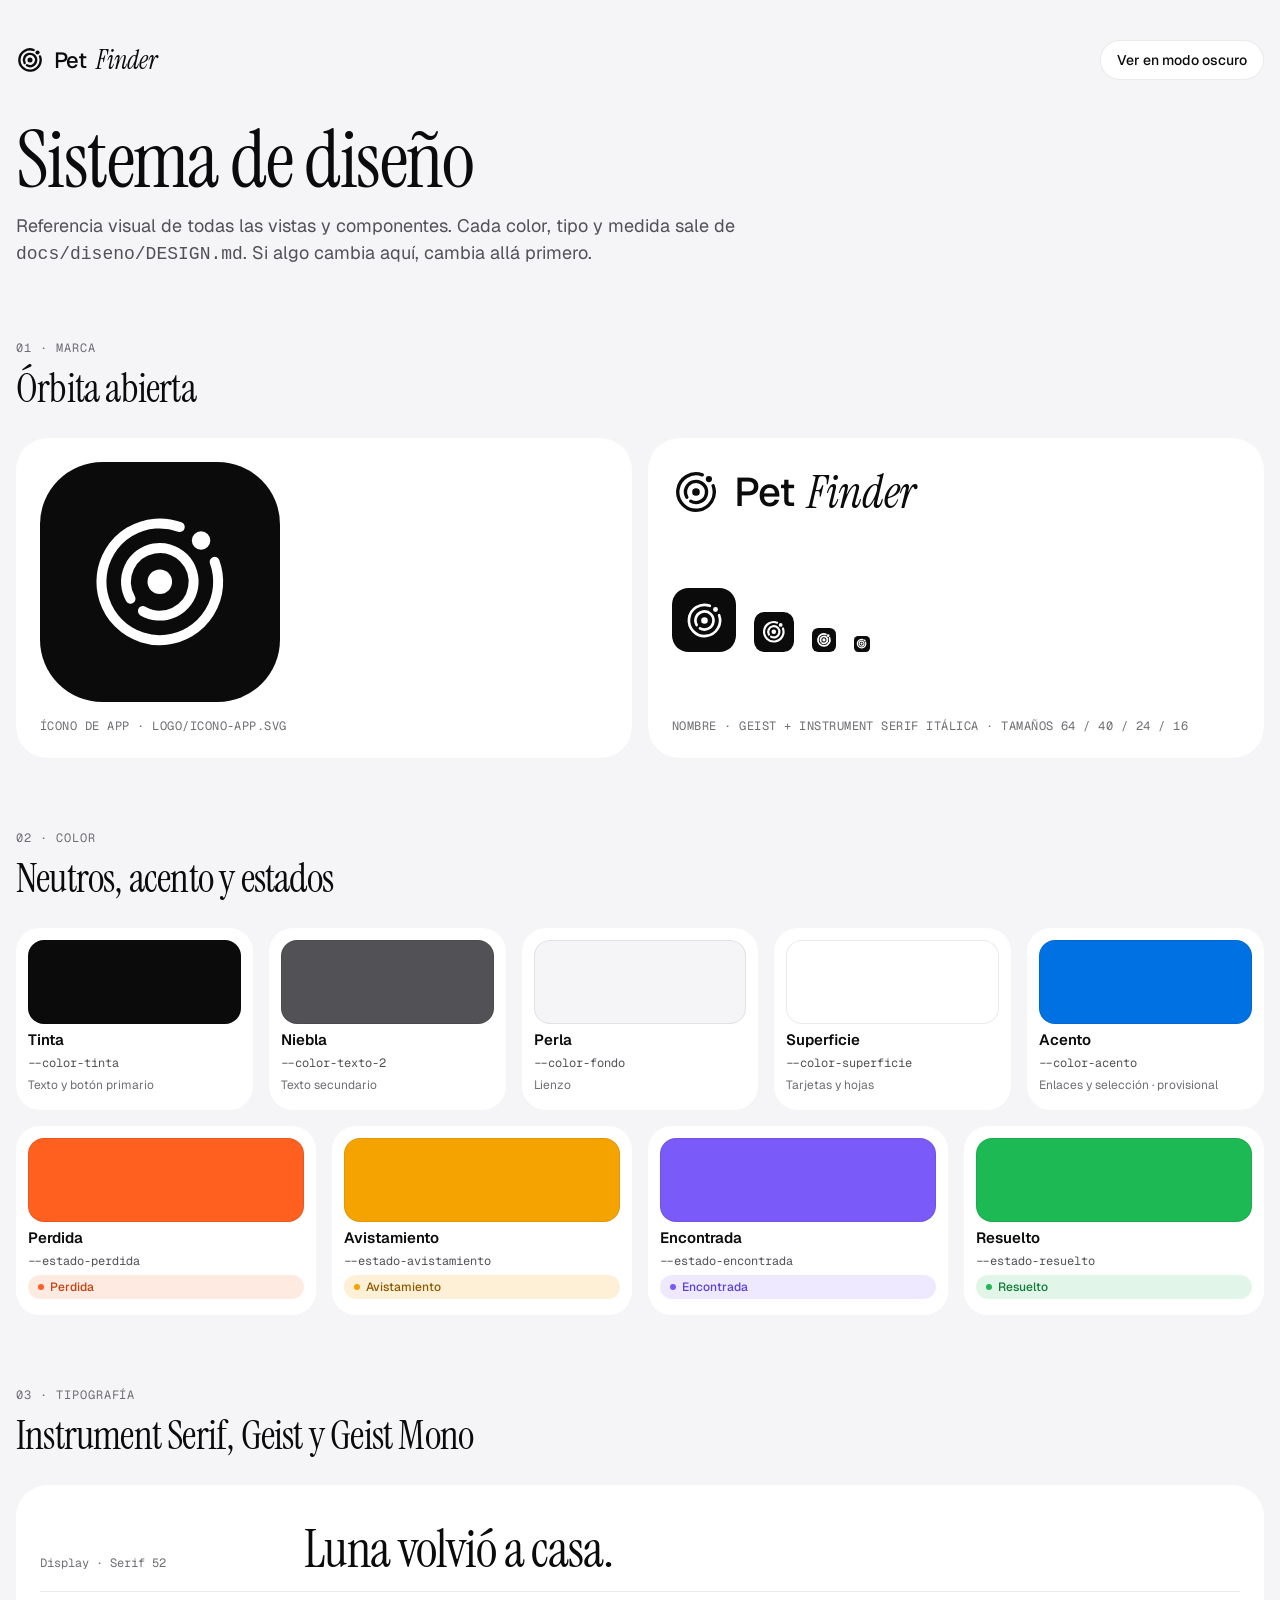
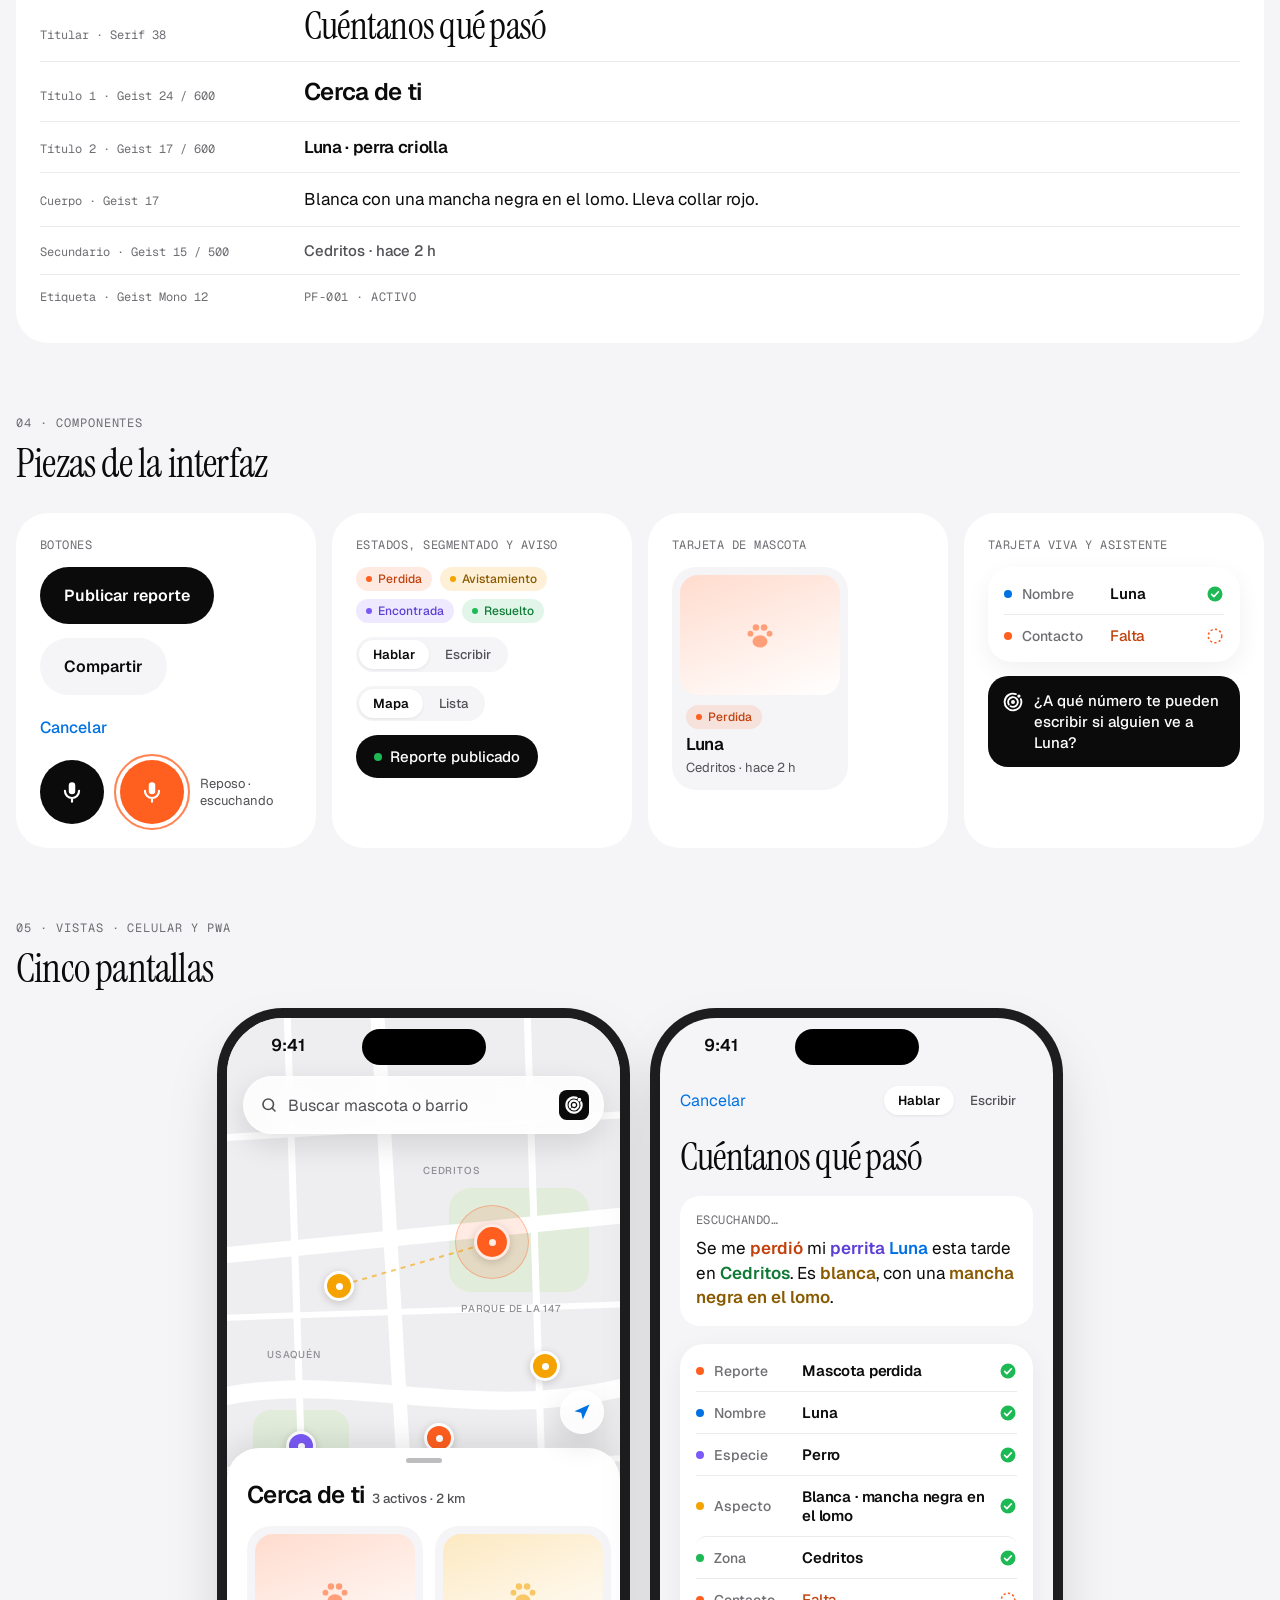
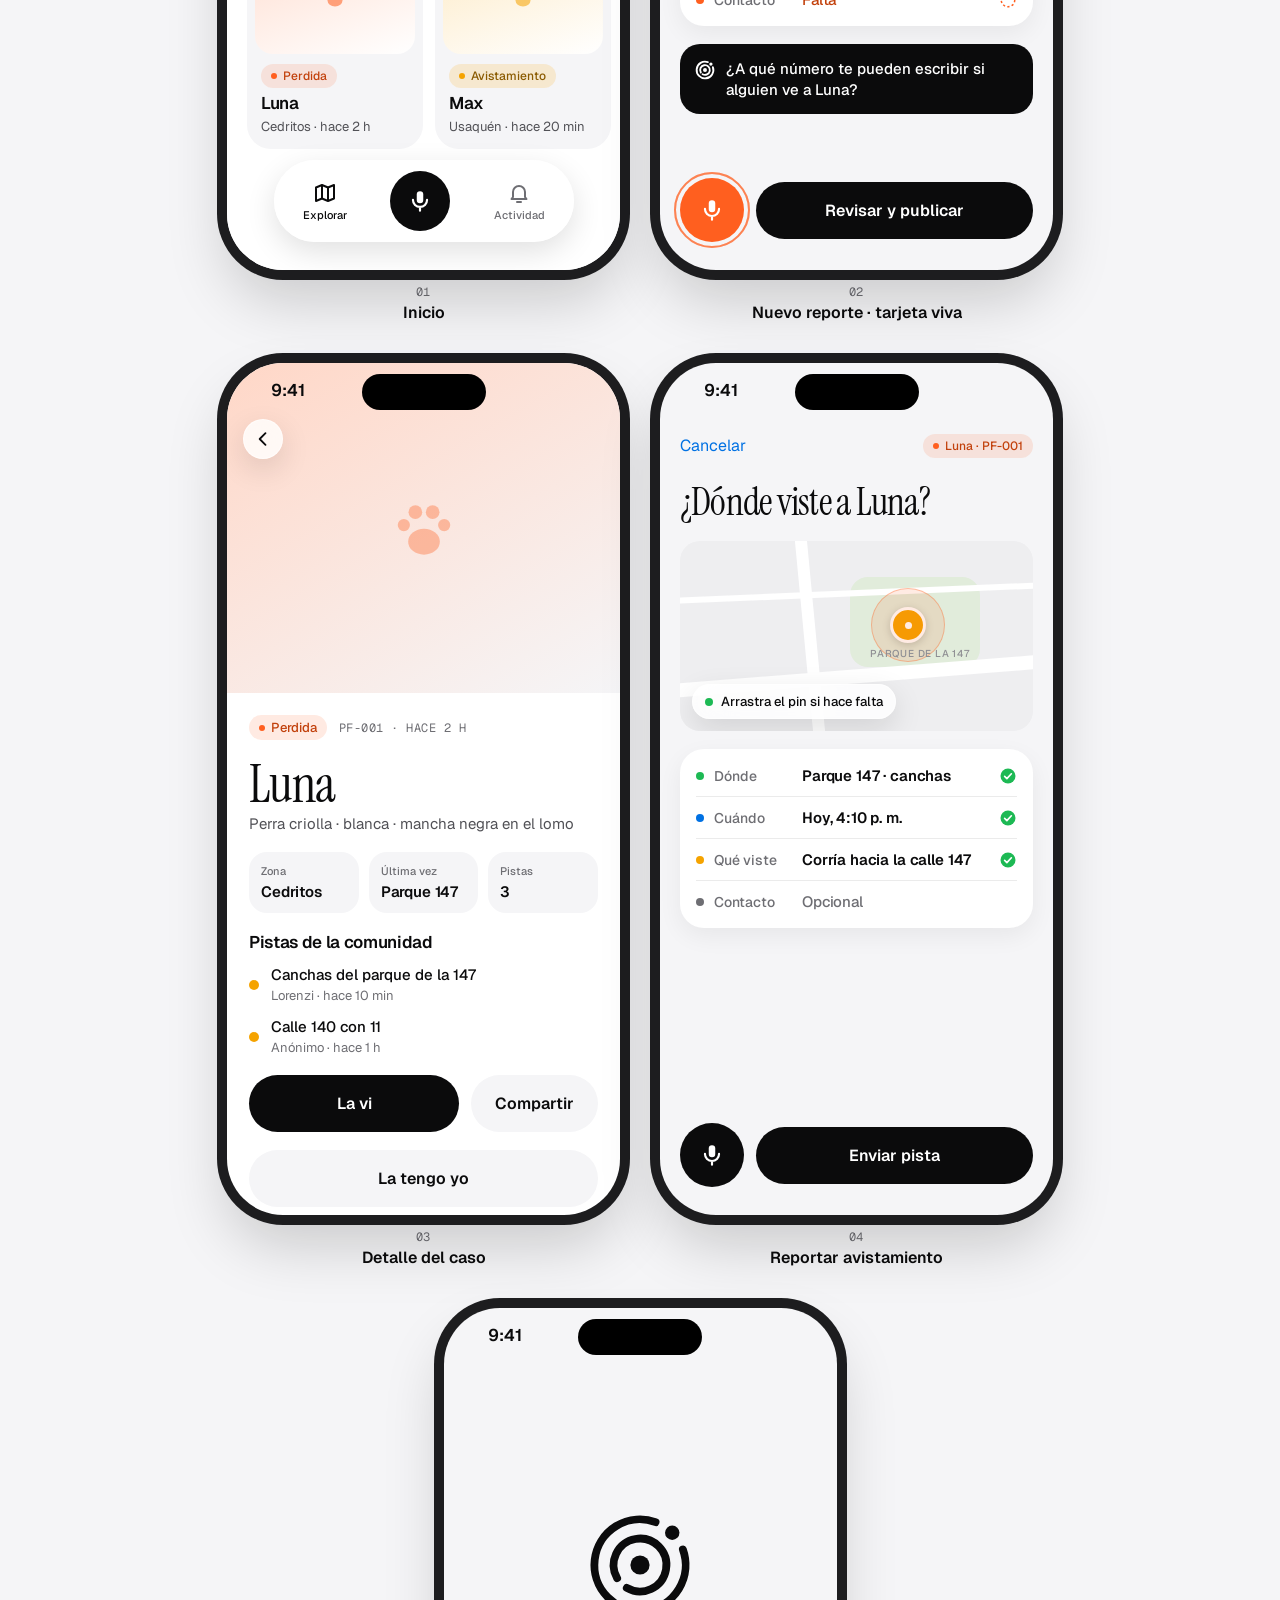
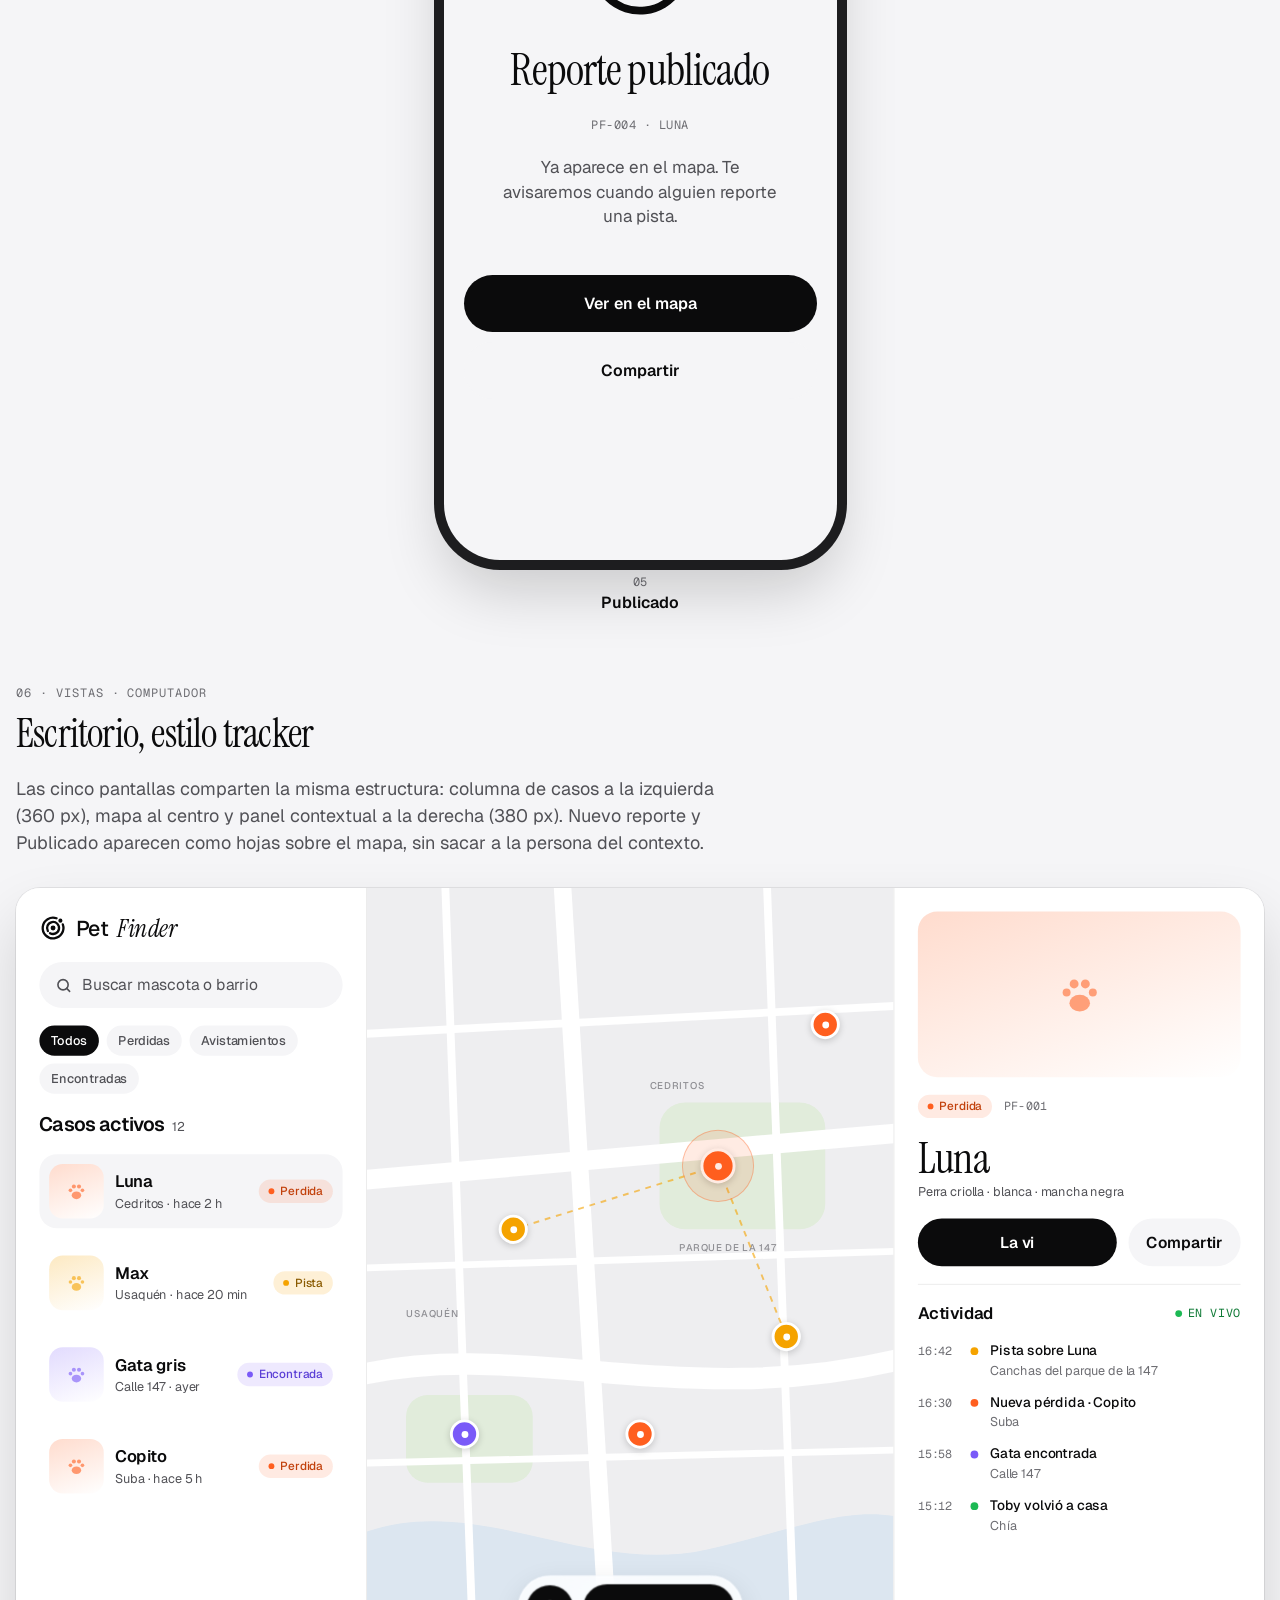
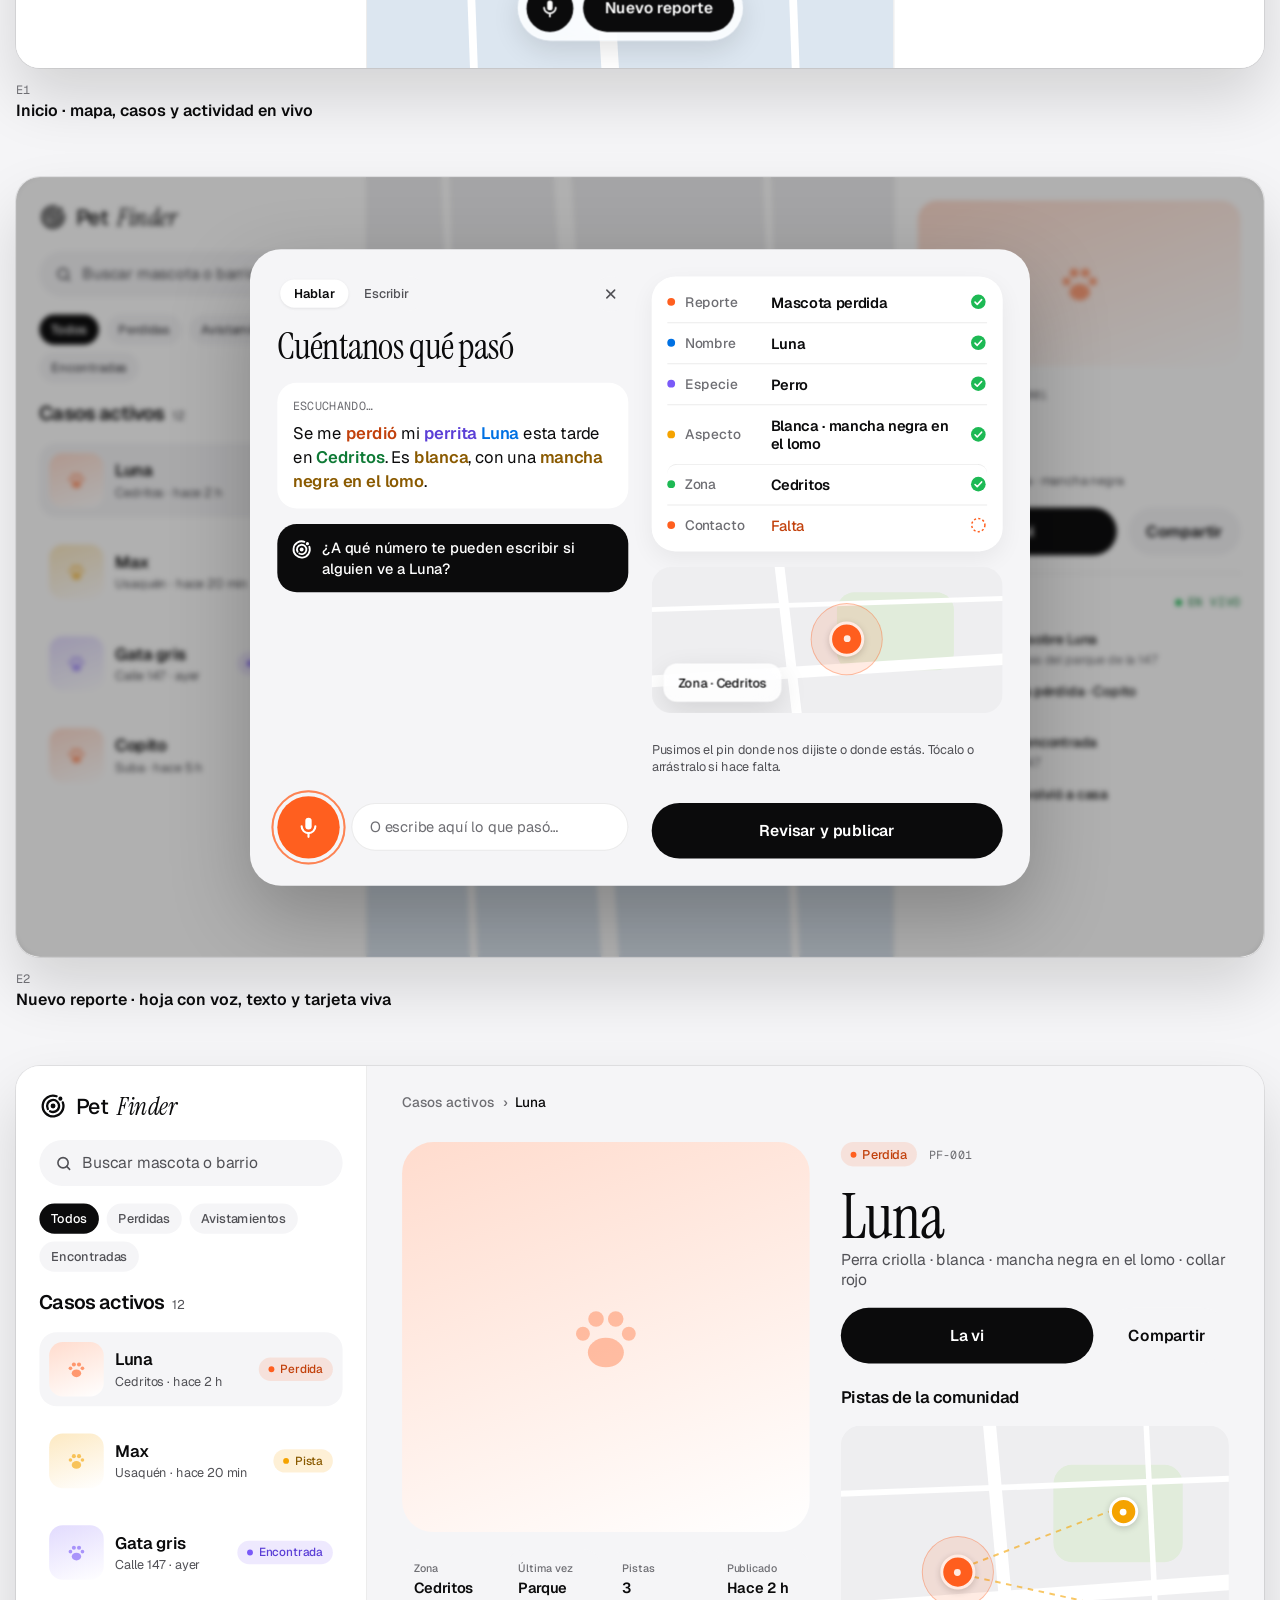
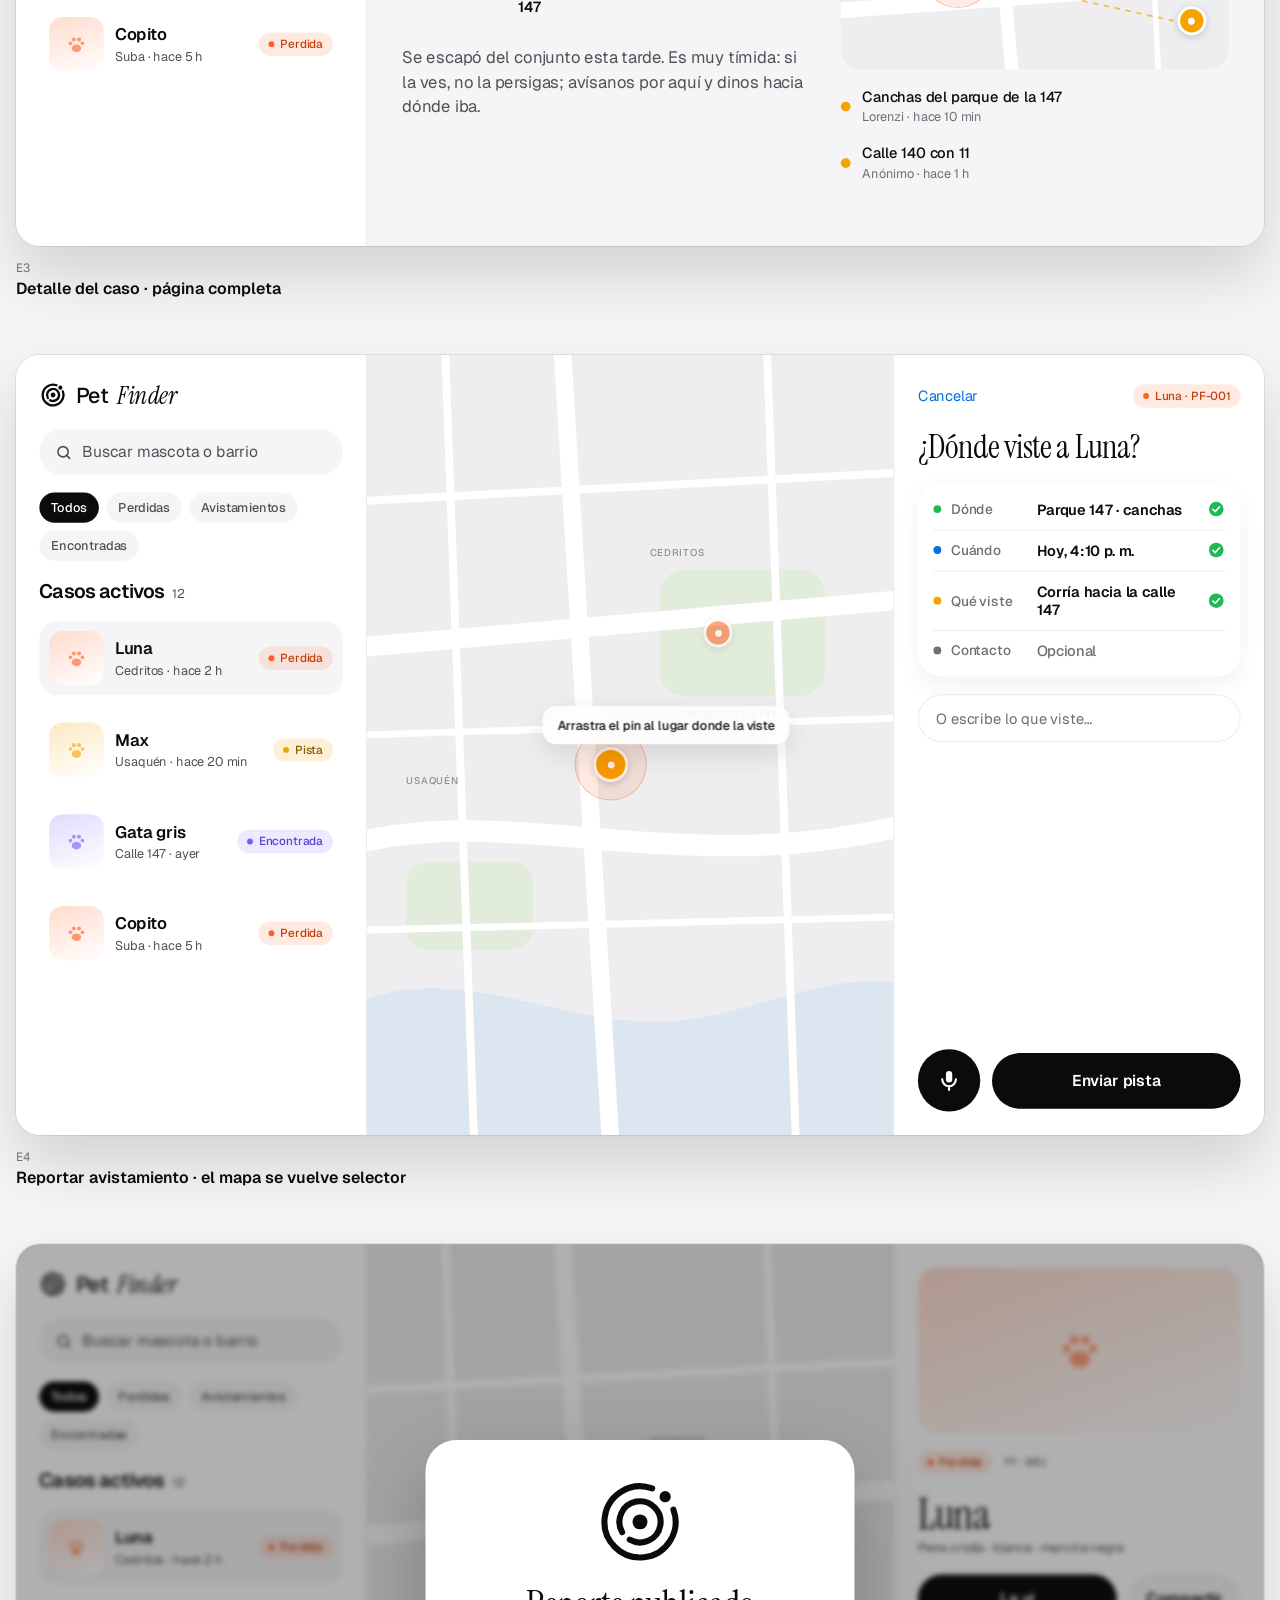
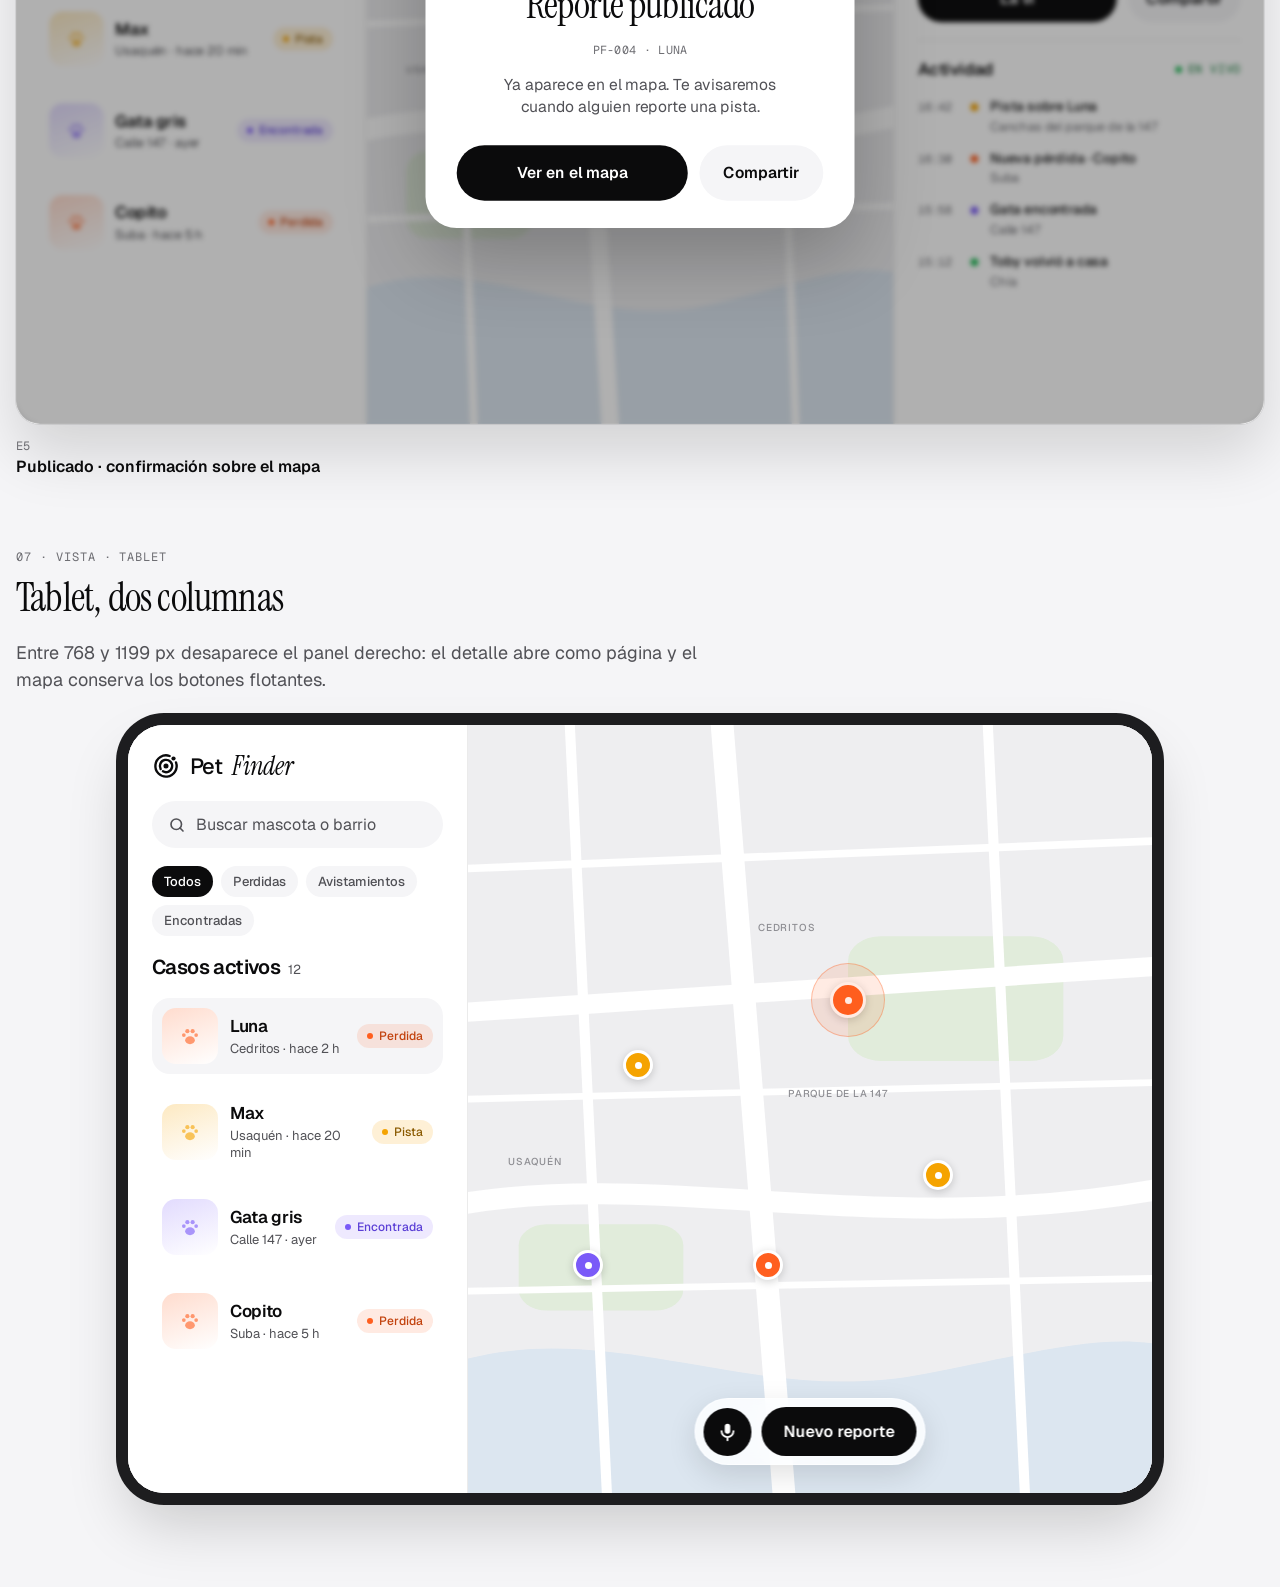
<file: docs/diseno/vistas.html>
<!doctype html>
<html lang="es">
<head>
<meta charset="utf-8">
<meta name="viewport" content="width=device-width, initial-scale=1">
<title>Pet Finder · Sistema de diseño</title>
<meta name="description" content="Referencia visual de Pet Finder: marca, tokens, componentes y vistas. Fuente: docs/diseno/DESIGN.md">
<link rel="preconnect" href="https://fonts.googleapis.com">
<link rel="preconnect" href="https://fonts.gstatic.com" crossorigin>
<link href="https://fonts.googleapis.com/css2?family=Geist:wght@400;500;600&family=Geist+Mono&family=Instrument+Serif:ital@0;1&display=swap" rel="stylesheet">
<style>
/* ===== Tokens (idénticos a DESIGN.md §13) ===== */
:root {
  --color-fondo:#F5F5F7; --color-superficie:#FFFFFF; --color-superficie-2:#F5F5F7;
  --color-tinta:#0B0B0C; --color-texto-2:#515156; --color-texto-3:#6E6E73;
  --color-borde:rgba(0,0,0,.08); --color-acento:#0071E3; --color-sobre-tinta:#FFFFFF;
  --estado-perdida:#FF5F1F; --estado-perdida-texto:#C2410C;
  --estado-avistamiento:#F5A300; --estado-avistamiento-texto:#8A5A00;
  --estado-encontrada:#7A5AF8; --estado-encontrada-texto:#5B3FD6;
  --estado-resuelto:#1DB954; --estado-resuelto-texto:#0F7A36;
  --fuente-ui:'Geist',system-ui,sans-serif; --fuente-editorial:'Instrument Serif',Georgia,serif;
  --fuente-mono:'Geist Mono',ui-monospace,monospace;
  --radio-control:12px; --radio-tarjeta:20px; --radio-foto:18px; --radio-hoja:32px; --radio-pildora:999px;
  --sombra-suave:0 8px 24px rgba(0,0,0,.06); --sombra-flotante:0 10px 30px rgba(0,0,0,.12);
  --sombra-hoja:0 -6px 30px rgba(0,0,0,.10);
  --vidrio:rgba(255,255,255,.82); --curva:cubic-bezier(.2,.8,.2,1); --duracion:240ms;
  --mapa-fondo:#EEEEF0; --mapa-parque:#E1ECDB; --mapa-agua:#DCE6F0; --mapa-via:#FFFFFF; --mapa-rotulo:#8E8E93;
  --marco:#1D1D1F;
}
:root[data-tema="oscuro"] {
  --color-fondo:#0B0B0C; --color-superficie:#1C1C1E; --color-superficie-2:#2C2C2E;
  --color-tinta:#F5F5F7; --color-texto-2:#A1A1A6; --color-texto-3:#98989D;
  --color-borde:rgba(255,255,255,.10); --color-acento:#0A84FF; --color-sobre-tinta:#0B0B0C;
  --estado-perdida:#FF7A45; --estado-perdida-texto:#FF9A70;
  --estado-avistamiento:#FFB31A; --estado-avistamiento-texto:#FFC94D;
  --estado-encontrada:#9580FF; --estado-encontrada-texto:#B3A3FF;
  --estado-resuelto:#30D158; --estado-resuelto-texto:#5EE082;
  --vidrio:rgba(28,28,30,.72);
  --mapa-fondo:#1A1A1C; --mapa-parque:#1F2A1E; --mapa-agua:#16202B; --mapa-via:#2C2C2E; --mapa-rotulo:#6E6E73;
  --marco:#3A3A3C;
}

/* ===== Página de documentación ===== */
* { box-sizing:border-box; }
html { background:var(--color-fondo); }
body { margin:0; color:var(--color-tinta); font-family:var(--fuente-ui); -webkit-font-smoothing:antialiased; }
.doc { max-width:1320px; margin:0 auto; padding:40px 16px 96px; }
.doc-top { display:flex; align-items:center; justify-content:space-between; gap:16px; flex-wrap:wrap; }
.lockup { display:flex; align-items:center; gap:10px; font-size:22px; font-weight:500; letter-spacing:-.03em; color:var(--color-tinta); }
.lockup svg { width:28px; height:28px; }
.lockup em { font-family:var(--fuente-editorial); font-weight:400; font-size:26px; letter-spacing:-.01em; }
.tema { font:500 14px var(--fuente-ui); color:var(--color-tinta); background:var(--color-superficie); border:1px solid var(--color-borde); border-radius:var(--radio-pildora); padding:10px 16px; cursor:pointer; }
.eyebrow { font:12px var(--fuente-mono); letter-spacing:.08em; text-transform:uppercase; color:var(--color-texto-3); }
h1.doc-h1 { font-family:var(--fuente-editorial); font-weight:400; font-size:clamp(44px,8vw,80px); letter-spacing:-.02em; line-height:1; margin:40px 0 12px; }
.doc-sub { color:var(--color-texto-2); font-size:18px; line-height:1.5; max-width:720px; margin:0; }
section.bloque { margin-top:72px; }
h2.doc-h2 { font-family:var(--fuente-editorial); font-weight:400; font-size:40px; letter-spacing:-.02em; margin:6px 0 24px; }
.panel { background:var(--color-superficie); border-radius:var(--radio-hoja); padding:24px; }
.rejilla { display:grid; gap:16px; grid-template-columns:repeat(auto-fit,minmax(170px,1fr)); }

/* marca */
.marca-grid { display:grid; gap:16px; grid-template-columns:repeat(auto-fit,minmax(240px,1fr)); }
.icono-app { aspect-ratio:1; max-width:240px; border-radius:26%; background:#0B0B0C; display:flex; align-items:center; justify-content:center; }
.icono-app svg { width:64%; height:64%; color:#fff; }
.tamanos { display:flex; align-items:end; gap:18px; }
.tamanos div { border-radius:26%; background:#0B0B0C; display:flex; align-items:center; justify-content:center; color:#fff; }

/* color */
.muestra { background:var(--color-superficie); border-radius:24px; padding:12px 12px 16px; display:flex; flex-direction:column; gap:6px; }
.muestra i { display:block; height:84px; border-radius:16px; border:1px solid var(--color-borde); }
.muestra b { font-weight:600; font-size:15px; }
.muestra code { font:12px var(--fuente-mono); color:var(--color-texto-2); }
.muestra small { font-size:12px; color:var(--color-texto-3); line-height:1.4; }

/* tipografía */
.tipo-fila { display:grid; grid-template-columns:240px 1fr; gap:24px; align-items:baseline; padding:14px 0; border-top:1px solid var(--color-borde); }
.tipo-fila:first-child { border-top:0; }
.tipo-fila span { font:12px var(--fuente-mono); color:var(--color-texto-3); }
@media (max-width:700px){ .tipo-fila { grid-template-columns:1fr; gap:6px; } }

/* ===== Componentes (los mismos que usa la app) ===== */
.btn { font:600 16px var(--fuente-ui); border:0; border-radius:var(--radio-pildora); padding:18px 24px; cursor:pointer; transition:transform var(--duracion) var(--curva); display:inline-flex; align-items:center; justify-content:center; gap:8px; }
.btn:active { transform:scale(.97); }
.btn:focus-visible { outline:2px solid var(--color-acento); outline-offset:2px; }
.btn-primario { background:var(--color-tinta); color:var(--color-sobre-tinta); }
.btn-secundario { background:var(--color-superficie-2); color:var(--color-tinta); }
.btn-texto { background:none; color:var(--color-acento); padding:8px 0; font-weight:500; }
.estado { display:inline-flex; align-items:center; gap:6px; padding:4px 10px; border-radius:var(--radio-pildora); font:500 12px var(--fuente-ui); }
.estado::before { content:""; width:6px; height:6px; border-radius:50%; background:currentColor; }
.estado.perdida { color:var(--estado-perdida-texto); background:color-mix(in srgb, var(--estado-perdida) 13%, transparent); }
.estado.perdida::before { background:var(--estado-perdida); }
.estado.avistamiento { color:var(--estado-avistamiento-texto); background:color-mix(in srgb, var(--estado-avistamiento) 16%, transparent); }
.estado.avistamiento::before { background:var(--estado-avistamiento); }
.estado.encontrada { color:var(--estado-encontrada-texto); background:color-mix(in srgb, var(--estado-encontrada) 13%, transparent); }
.estado.encontrada::before { background:var(--estado-encontrada); }
.estado.resuelto { color:var(--estado-resuelto-texto); background:color-mix(in srgb, var(--estado-resuelto) 13%, transparent); }
.estado.resuelto::before { background:var(--estado-resuelto); }
.mono { font:12px var(--fuente-mono); letter-spacing:.04em; color:var(--color-texto-3); text-transform:uppercase; }

.segmentado { display:inline-flex; gap:2px; padding:3px; border-radius:var(--radio-pildora); background:var(--color-superficie-2); }
.segmentado span { padding:6px 14px; border-radius:var(--radio-pildora); font:500 13px var(--fuente-ui); color:var(--color-texto-2); }
.segmentado span.on { background:var(--color-superficie); color:var(--color-tinta); font-weight:600; box-shadow:0 1px 3px rgba(0,0,0,.08); }

.tarjeta-mascota { width:176px; flex:none; background:var(--color-superficie-2); border-radius:24px; padding:8px 8px 14px; display:flex; flex-direction:column; gap:10px; }
.foto { height:120px; border-radius:var(--radio-foto); display:flex; align-items:center; justify-content:center; }
.foto svg { width:34px; height:34px; opacity:.55; }
.foto.perdida { background:linear-gradient(160deg, color-mix(in srgb, var(--estado-perdida) 22%, var(--color-superficie)) 0%, var(--color-superficie) 100%); color:var(--estado-perdida); }
.foto.avistamiento { background:linear-gradient(160deg, color-mix(in srgb, var(--estado-avistamiento) 24%, var(--color-superficie)) 0%, var(--color-superficie) 100%); color:var(--estado-avistamiento); }
.foto.encontrada { background:linear-gradient(160deg, color-mix(in srgb, var(--estado-encontrada) 22%, var(--color-superficie)) 0%, var(--color-superficie) 100%); color:var(--estado-encontrada); }
.tarjeta-mascota .txt { padding:0 6px; display:flex; flex-direction:column; gap:4px; align-items:flex-start; }
.nombre { font:600 17px var(--fuente-ui); letter-spacing:-.02em; }
.meta { font:400 13px var(--fuente-ui); color:var(--color-texto-2); }

.tarjeta-viva { background:var(--color-superficie); border-radius:24px; padding:6px 16px; box-shadow:var(--sombra-suave); }
.campo { display:flex; align-items:center; gap:10px; padding:11px 0; border-top:1px solid var(--color-borde); }
.campo:first-child { border-top:0; }
.campo .pt { width:8px; height:8px; border-radius:50%; flex:none; }
.campo .k { width:78px; flex:none; font:500 14px var(--fuente-ui); color:var(--color-texto-3); }
.campo .v { flex:1; font:600 15px var(--fuente-ui); letter-spacing:-.01em; }
.campo .v.falta { color:var(--estado-perdida-texto); font-weight:500; }
.campo .v.opcional { color:var(--color-texto-3); font-weight:500; }
.campo.nuevo { animation:ilumina 1.6s var(--curva) 1; border-radius:10px; }
@keyframes ilumina { 0%,30% { background:color-mix(in srgb, var(--color-acento) 12%, transparent); } 100% { background:transparent; } }

.pregunta { display:flex; gap:10px; align-items:flex-start; background:var(--color-tinta); color:var(--color-sobre-tinta); border-radius:20px; padding:14px 16px 14px 14px; font:500 15px/1.4 var(--fuente-ui); }
.pregunta svg { width:22px; height:22px; flex:none; margin-top:1px; }
.transcripcion { background:var(--color-superficie); border-radius:20px; padding:16px; display:flex; flex-direction:column; gap:8px; }
.transcripcion p { margin:0; font:400 17px/1.45 var(--fuente-ui); color:var(--color-tinta); }
.transcripcion b { font-weight:600; }
.aviso { display:inline-flex; align-items:center; gap:8px; background:var(--color-tinta); color:var(--color-sobre-tinta); border-radius:var(--radio-pildora); padding:12px 18px; font:500 15px var(--fuente-ui); }
.aviso::before { content:""; width:8px; height:8px; border-radius:50%; background:var(--estado-resuelto); }

.mic { width:64px; height:64px; flex:none; border-radius:50%; border:0; display:flex; align-items:center; justify-content:center; background:var(--color-tinta); color:var(--color-sobre-tinta); position:relative; }
.mic svg { width:26px; height:26px; }
.mic.escuchando { background:var(--estado-perdida); color:#fff; }
.mic.escuchando::before, .mic.escuchando::after { content:""; position:absolute; inset:-6px; border-radius:50%; border:2px solid var(--estado-perdida); opacity:.5; animation:onda 1.6s var(--curva) infinite; }
.mic.escuchando::after { animation-delay:.8s; }
@keyframes onda { from { transform:scale(.9); opacity:.55; } to { transform:scale(1.5); opacity:0; } }

/* ===== Teléfonos ===== */
.telefonos { display:flex; flex-wrap:wrap; gap:40px; justify-content:center; }
.vista { display:flex; flex-direction:column; gap:14px; align-items:center; }
.vista-titulo { display:flex; flex-direction:column; align-items:center; gap:2px; }
.vista-titulo b { font-weight:600; font-size:16px; }
.telefono { width:393px; height:852px; border-radius:56px; background:var(--color-fondo); position:relative; overflow:hidden; box-shadow:0 0 0 10px var(--marco), 0 30px 60px rgba(0,0,0,.18); flex:none; }
.telefono .barra-estado { position:absolute; top:16px; left:44px; font:600 17px var(--fuente-ui); z-index:5; color:var(--color-tinta); }
.telefono .isla { position:absolute; top:11px; left:50%; transform:translateX(-50%); width:124px; height:36px; border-radius:20px; background:#000; z-index:6; }
@media (max-width:460px){ .telefono { transform:scale(.86); transform-origin:top center; margin-bottom:-120px; } }
.pantalla { position:absolute; inset:0; padding:64px 20px 28px; display:flex; flex-direction:column; gap:18px; }
.fila { display:flex; align-items:center; justify-content:space-between; gap:12px; }
.titular { font-family:var(--fuente-editorial); font-weight:400; font-size:38px; line-height:1.08; letter-spacing:-.02em; margin:0; }

/* mapa */
.mapa { position:absolute; left:0; right:0; top:0; }
.mapa svg.base { display:block; width:100%; height:100%; }
.rotulo { position:absolute; font:500 10px var(--fuente-ui); letter-spacing:.08em; color:var(--mapa-rotulo); }
.pin { position:absolute; width:30px; height:30px; border-radius:50%; border:3px solid #fff; box-shadow:0 2px 8px rgba(0,0,0,.18); display:flex; align-items:center; justify-content:center; transform:translate(-50%,-50%); }
.pin::after { content:""; width:7px; height:7px; border-radius:50%; background:#fff; }
.pin.perdida { background:var(--estado-perdida); } .pin.avistamiento { background:var(--estado-avistamiento); }
.pin.encontrada { background:var(--estado-encontrada); } .pin.resuelto { background:var(--estado-resuelto); }
.pin.sel { width:36px; height:36px; }
.pin.sel::before { content:""; position:absolute; inset:-22px; border-radius:50%; background:color-mix(in srgb, var(--estado-perdida) 12%, transparent); border:1px solid color-mix(in srgb, var(--estado-perdida) 35%, transparent); animation:pulso 2.4s var(--curva) infinite; }
@keyframes pulso { 0% { transform:scale(.6); opacity:1; } 100% { transform:scale(1.25); opacity:0; } }
.vidrio { background:var(--vidrio); -webkit-backdrop-filter:blur(20px) saturate(180%); backdrop-filter:blur(20px) saturate(180%); border:1px solid color-mix(in srgb, #fff 60%, transparent); box-shadow:var(--sombra-flotante); }
:root[data-tema="oscuro"] .vidrio { border-color:rgba(255,255,255,.08); }
.buscador { position:absolute; left:16px; right:16px; top:58px; border-radius:var(--radio-pildora); padding:13px 14px 13px 16px; display:flex; align-items:center; gap:10px; font:400 16px var(--fuente-ui); color:var(--color-texto-2); z-index:4; }
.buscador .ir { margin-left:auto; width:30px; height:30px; border-radius:26%; background:#0B0B0C; color:#fff; display:flex; align-items:center; justify-content:center; }
.buscador .ir svg { width:20px; height:20px; }
.hoja { position:absolute; left:0; right:0; bottom:0; background:var(--color-superficie); border-radius:var(--radio-hoja) var(--radio-hoja) 0 0; box-shadow:var(--sombra-hoja); padding:10px 20px 120px; display:flex; flex-direction:column; gap:16px; }
.agarradera { width:36px; height:5px; border-radius:3px; background:var(--color-borde); background:color-mix(in srgb, var(--color-texto-3) 45%, transparent); align-self:center; }
.carrusel { display:flex; gap:12px; overflow:hidden; margin-right:-20px; }
.pestanas { position:absolute; left:50%; bottom:28px; transform:translateX(-50%); width:300px; border-radius:var(--radio-pildora); padding:10px 28px; display:flex; align-items:center; justify-content:space-between; z-index:6; }
.pestana { display:flex; flex-direction:column; align-items:center; gap:3px; font:500 11px var(--fuente-ui); color:var(--color-texto-3); }
.pestana.on { color:var(--color-tinta); }
.pestana svg { width:24px; height:24px; }
.pestanas .mic { width:60px; height:60px; }
.flotante-ubicacion { position:absolute; right:16px; bottom:436px; width:44px; height:44px; border-radius:50%; display:flex; align-items:center; justify-content:center; color:var(--color-acento); z-index:4; }
.flotante-ubicacion svg { width:20px; height:20px; }

/* detalle */
.heroe { height:330px; display:flex; align-items:center; justify-content:center; background:linear-gradient(150deg, color-mix(in srgb, var(--estado-perdida) 25%, var(--color-superficie)) 0%, var(--color-superficie-2) 100%); color:var(--estado-perdida); position:relative; }
.heroe svg.huella { width:72px; height:72px; opacity:.35; }
.heroe .volver { position:absolute; top:56px; left:16px; width:40px; height:40px; border-radius:50%; display:flex; align-items:center; justify-content:center; color:var(--color-tinta); }
.heroe .volver svg { width:20px; height:20px; }
.display { font-family:var(--fuente-editorial); font-weight:400; font-size:52px; letter-spacing:-.02em; line-height:1.05; margin:0; }
.datos { display:flex; gap:10px; }
.dato { flex:1; background:var(--color-superficie-2); border-radius:18px; padding:12px; display:flex; flex-direction:column; gap:4px; }
.dato small { font:500 11px var(--fuente-ui); color:var(--color-texto-3); }
.dato b { font:600 15px var(--fuente-ui); letter-spacing:-.01em; }
.pista { display:flex; gap:12px; align-items:center; }
.pista i { width:10px; height:10px; border-radius:50%; background:var(--estado-avistamiento); flex:none; }
.pista b { display:block; font:500 15px var(--fuente-ui); }
.pista span { font:400 13px var(--fuente-ui); color:var(--color-texto-3); }

/* publicado */
.orbita { width:120px; height:120px; color:var(--color-tinta); }
.orbita .gira { transform-origin:100px 100px; animation:gira 3.2s linear infinite; }
@keyframes gira { to { transform:rotate(360deg); } }

/* ===== Escritorio ===== */
.escritorio-marco { width:100%; overflow:hidden; border-radius:24px; box-shadow:0 0 0 1px var(--color-borde), 0 30px 60px rgba(0,0,0,.14); }
.escritorio { width:1280px; height:800px; background:var(--color-fondo); display:grid; grid-template-columns:360px 1fr 380px; transform-origin:top left; }
.col { padding:24px; display:flex; flex-direction:column; gap:18px; overflow:hidden; }
.col-izq { background:var(--color-superficie); border-right:1px solid var(--color-borde); }
.col-der { background:var(--color-superficie); border-left:1px solid var(--color-borde); }
.col-mapa { position:relative; padding:0; }
.filtros { display:flex; gap:8px; flex-wrap:wrap; }
.filtro { padding:7px 12px; border-radius:var(--radio-pildora); background:var(--color-superficie-2); font:500 13px var(--fuente-ui); color:var(--color-texto-2); }
.filtro.on { background:var(--color-tinta); color:var(--color-sobre-tinta); }
.caso { display:flex; gap:12px; align-items:center; padding:10px; border-radius:18px; }
.caso.on { background:var(--color-superficie-2); }
.caso .mini { width:56px; height:56px; border-radius:14px; flex:none; display:flex; align-items:center; justify-content:center; }
.caso .mini svg { width:22px; height:22px; opacity:.6; }
.caso .t { display:flex; flex-direction:column; gap:3px; flex:1; min-width:0; }
.actividad { display:flex; flex-direction:column; gap:14px; }
.evento { display:grid; grid-template-columns:44px 10px 1fr; gap:10px; align-items:start; }
.evento time { font:12px var(--fuente-mono); color:var(--color-texto-3); padding-top:2px; }
.evento i { width:8px; height:8px; border-radius:50%; margin-top:6px; }
.evento b { font:500 14px var(--fuente-ui); display:block; }
.evento span { font:400 13px var(--fuente-ui); color:var(--color-texto-3); }
.en-vivo { display:inline-flex; align-items:center; gap:6px; font:12px var(--fuente-mono); letter-spacing:.06em; color:var(--estado-resuelto-texto); }
.en-vivo::before { content:""; width:7px; height:7px; border-radius:50%; background:var(--estado-resuelto); animation:late 1.6s ease-in-out infinite; }
@keyframes late { 50% { opacity:.3; } }
.acciones-mapa { position:absolute; left:50%; bottom:28px; transform:translateX(-50%); display:flex; gap:10px; align-items:center; border-radius:var(--radio-pildora); padding:8px; z-index:4; }

/* ===== Escritorio: pantallas adicionales ===== */
.pantallas-escritorio { display:flex; flex-direction:column; gap:56px; }
.pantalla-escritorio { display:flex; flex-direction:column; gap:14px; }
.pantalla-escritorio .vista-titulo { align-items:flex-start; }
.lienzo { position:relative; transform-origin:top left; overflow:hidden; }
.escritorio.dos { grid-template-columns:360px 1fr; }
.velo { position:absolute; inset:0; background:rgba(11,11,12,.32); -webkit-backdrop-filter:blur(3px); backdrop-filter:blur(3px); display:flex; align-items:center; justify-content:center; z-index:8; }
.modal { width:800px; background:var(--color-fondo); border-radius:var(--radio-hoja); padding:28px; display:grid; grid-template-columns:1fr 1fr; gap:24px; box-shadow:0 30px 80px rgba(0,0,0,.25); }
.modal .col-m { display:flex; flex-direction:column; gap:16px; }
.cerrar { width:36px; height:36px; border-radius:50%; background:var(--color-superficie-2); display:flex; align-items:center; justify-content:center; color:var(--color-texto-2); flex:none; }
.cerrar svg { width:16px; height:16px; }
.entrada { flex:1; background:var(--color-superficie); border:1px solid var(--color-borde); border-radius:var(--radio-pildora); padding:14px 18px; font:400 15px var(--fuente-ui); color:var(--color-texto-3); }
.confirmacion { width:440px; background:var(--color-superficie); border-radius:var(--radio-hoja); padding:36px 32px 28px; display:flex; flex-direction:column; align-items:center; gap:16px; text-align:center; box-shadow:0 30px 80px rgba(0,0,0,.25); }
.pagina { padding:28px 36px; display:grid; grid-template-columns:1.05fr 1fr; gap:32px; align-content:start; overflow:hidden; }
.pagina .col-p { display:flex; flex-direction:column; gap:18px; }
.migas { display:flex; align-items:center; gap:8px; font:500 14px var(--fuente-ui); color:var(--color-texto-3); grid-column:1 / -1; }
.migas b { color:var(--color-tinta); font-weight:500; }
.mapa-mini { position:relative; height:250px; border-radius:var(--radio-tarjeta); overflow:hidden; }
.mapa-mini svg { position:absolute; inset:0; width:100%; height:100%; }
.globo { position:absolute; border-radius:14px; padding:10px 14px; font:500 13px var(--fuente-ui); color:var(--color-tinta); z-index:4; white-space:nowrap; }
.tablet { width:1024px; height:768px; background:var(--color-fondo); display:grid; grid-template-columns:340px 1fr; }
.marco-tablet { max-width:1024px; margin:0 auto; border-radius:36px; box-shadow:0 0 0 12px var(--marco), 0 30px 60px rgba(0,0,0,.18); }

@media (prefers-reduced-motion: reduce) { *, *::before, *::after { animation:none !important; transition:none !important; } }
</style>
</head>
<body>
<div class="doc">

  <div class="doc-top">
    <div class="lockup">
      <svg viewBox="0 0 200 200" fill="none"><circle cx="100" cy="100" r="18" fill="currentColor"/><path d="M61.9 122 A44 44 0 1 1 78 138.1" stroke="currentColor" stroke-width="17" stroke-linecap="round"/><path d="M171.42 74.01 A76 76 0 1 1 125.99 28.58" stroke="currentColor" stroke-width="17" stroke-linecap="round"/><circle cx="153.74" cy="46.26" r="15" fill="currentColor"/></svg>
      Pet <em>Finder</em>
    </div>
    <button class="tema" id="tema" type="button">Ver en modo oscuro</button>
  </div>

  <h1 class="doc-h1">Sistema de diseño</h1>
  <p class="doc-sub">Referencia visual de todas las vistas y componentes. Cada color, tipo y medida sale de <code>docs/diseno/DESIGN.md</code>. Si algo cambia aquí, cambia allá primero.</p>

  <!-- ===== MARCA ===== -->
  <section class="bloque">
    <div class="eyebrow">01 · Marca</div>
    <h2 class="doc-h2">Órbita abierta</h2>
    <div class="marca-grid">
      <div class="panel" style="display:flex;flex-direction:column;gap:16px">
        <div class="icono-app"><svg viewBox="0 0 200 200" fill="none"><circle cx="100" cy="100" r="16" fill="currentColor"/><path d="M61.9 122 A44 44 0 1 1 78 138.1" stroke="currentColor" stroke-width="13" stroke-linecap="round"/><path d="M171.42 74.01 A76 76 0 1 1 125.99 28.58" stroke="currentColor" stroke-width="13" stroke-linecap="round"/><circle cx="153.74" cy="46.26" r="12" fill="currentColor"/></svg></div>
        <span class="mono">Ícono de app · logo/icono-app.svg</span>
      </div>
      <div class="panel" style="display:flex;flex-direction:column;gap:24px;justify-content:space-between">
        <div class="lockup" style="font-size:40px;gap:14px"><svg viewBox="0 0 200 200" fill="none" style="width:48px;height:48px"><circle cx="100" cy="100" r="16" fill="currentColor"/><path d="M61.9 122 A44 44 0 1 1 78 138.1" stroke="currentColor" stroke-width="14" stroke-linecap="round"/><path d="M171.42 74.01 A76 76 0 1 1 125.99 28.58" stroke="currentColor" stroke-width="14" stroke-linecap="round"/><circle cx="153.74" cy="46.26" r="13" fill="currentColor"/></svg>Pet <em style="font-size:46px">Finder</em></div>
        <div class="tamanos">
          <div style="width:64px;height:64px"><svg viewBox="0 0 200 200" fill="none" style="width:64%;height:64%"><circle cx="100" cy="100" r="16" fill="currentColor"/><path d="M61.9 122 A44 44 0 1 1 78 138.1" stroke="currentColor" stroke-width="13" stroke-linecap="round"/><path d="M171.42 74.01 A76 76 0 1 1 125.99 28.58" stroke="currentColor" stroke-width="13" stroke-linecap="round"/><circle cx="153.74" cy="46.26" r="12" fill="currentColor"/></svg></div>
          <div style="width:40px;height:40px"><svg viewBox="0 0 200 200" fill="none" style="width:64%;height:64%"><circle cx="100" cy="100" r="18" fill="currentColor"/><path d="M61.9 122 A44 44 0 1 1 78 138.1" stroke="currentColor" stroke-width="17" stroke-linecap="round"/><path d="M171.42 74.01 A76 76 0 1 1 125.99 28.58" stroke="currentColor" stroke-width="17" stroke-linecap="round"/><circle cx="153.74" cy="46.26" r="15" fill="currentColor"/></svg></div>
          <div style="width:24px;height:24px"><svg viewBox="0 0 200 200" fill="none" style="width:66%;height:66%"><circle cx="100" cy="100" r="20" fill="currentColor"/><path d="M61.9 122 A44 44 0 1 1 78 138.1" stroke="currentColor" stroke-width="22" stroke-linecap="round"/><path d="M171.42 74.01 A76 76 0 1 1 125.99 28.58" stroke="currentColor" stroke-width="22" stroke-linecap="round"/><circle cx="153.74" cy="46.26" r="18" fill="currentColor"/></svg></div>
          <div style="width:16px;height:16px"><svg viewBox="0 0 200 200" fill="none" style="width:70%;height:70%"><circle cx="100" cy="100" r="20" fill="currentColor"/><path d="M61.9 122 A44 44 0 1 1 78 138.1" stroke="currentColor" stroke-width="22" stroke-linecap="round"/><path d="M171.42 74.01 A76 76 0 1 1 125.99 28.58" stroke="currentColor" stroke-width="22" stroke-linecap="round"/><circle cx="153.74" cy="46.26" r="18" fill="currentColor"/></svg></div>
        </div>
        <span class="mono">Nombre · Geist + Instrument Serif itálica · tamaños 64 / 40 / 24 / 16</span>
      </div>
    </div>
  </section>

  <!-- ===== COLOR ===== -->
  <section class="bloque">
    <div class="eyebrow">02 · Color</div>
    <h2 class="doc-h2">Neutros, acento y estados</h2>
    <div class="rejilla">
      <div class="muestra"><i style="background:var(--color-tinta)"></i><b>Tinta</b><code>--color-tinta</code><small>Texto y botón primario</small></div>
      <div class="muestra"><i style="background:var(--color-texto-2)"></i><b>Niebla</b><code>--color-texto-2</code><small>Texto secundario</small></div>
      <div class="muestra"><i style="background:var(--color-fondo)"></i><b>Perla</b><code>--color-fondo</code><small>Lienzo</small></div>
      <div class="muestra"><i style="background:var(--color-superficie)"></i><b>Superficie</b><code>--color-superficie</code><small>Tarjetas y hojas</small></div>
      <div class="muestra"><i style="background:var(--color-acento)"></i><b>Acento</b><code>--color-acento</code><small>Enlaces y selección · provisional</small></div>
    </div>
    <div class="rejilla" style="margin-top:16px">
      <div class="muestra"><i style="background:var(--estado-perdida)"></i><b>Perdida</b><code>--estado-perdida</code><span class="estado perdida">Perdida</span></div>
      <div class="muestra"><i style="background:var(--estado-avistamiento)"></i><b>Avistamiento</b><code>--estado-avistamiento</code><span class="estado avistamiento">Avistamiento</span></div>
      <div class="muestra"><i style="background:var(--estado-encontrada)"></i><b>Encontrada</b><code>--estado-encontrada</code><span class="estado encontrada">Encontrada</span></div>
      <div class="muestra"><i style="background:var(--estado-resuelto)"></i><b>Resuelto</b><code>--estado-resuelto</code><span class="estado resuelto">Resuelto</span></div>
    </div>
  </section>

  <!-- ===== TIPOGRAFÍA ===== -->
  <section class="bloque">
    <div class="eyebrow">03 · Tipografía</div>
    <h2 class="doc-h2">Instrument Serif, Geist y Geist Mono</h2>
    <div class="panel">
      <div class="tipo-fila"><span>Display · Serif 52</span><div class="display">Luna volvió a casa.</div></div>
      <div class="tipo-fila"><span>Titular · Serif 38</span><div class="titular">Cuéntanos qué pasó</div></div>
      <div class="tipo-fila"><span>Título 1 · Geist 24 / 600</span><div style="font:600 24px var(--fuente-ui);letter-spacing:-.03em">Cerca de ti</div></div>
      <div class="tipo-fila"><span>Título 2 · Geist 17 / 600</span><div class="nombre">Luna · perra criolla</div></div>
      <div class="tipo-fila"><span>Cuerpo · Geist 17</span><div style="font:400 17px/1.45 var(--fuente-ui)">Blanca con una mancha negra en el lomo. Lleva collar rojo.</div></div>
      <div class="tipo-fila"><span>Secundario · Geist 15 / 500</span><div style="font:500 15px var(--fuente-ui);color:var(--color-texto-2)">Cedritos · hace 2 h</div></div>
      <div class="tipo-fila"><span>Etiqueta · Geist Mono 12</span><div class="mono">PF-001 · Activo</div></div>
    </div>
  </section>

  <!-- ===== COMPONENTES ===== -->
  <section class="bloque">
    <div class="eyebrow">04 · Componentes</div>
    <h2 class="doc-h2">Piezas de la interfaz</h2>
    <div style="display:grid;gap:16px;grid-template-columns:repeat(auto-fit,minmax(300px,1fr))">
      <div class="panel" style="display:flex;flex-direction:column;gap:14px;align-items:flex-start">
        <span class="mono">Botones</span>
        <button class="btn btn-primario" type="button">Publicar reporte</button>
        <button class="btn btn-secundario" type="button">Compartir</button>
        <button class="btn btn-texto" type="button">Cancelar</button>
        <div class="fila" style="gap:16px"><button class="mic" type="button" aria-label="Hablar"><svg viewBox="0 0 24 24" fill="none"><rect x="9" y="3" width="6" height="11" rx="3" fill="currentColor"/><path d="M5.5 11a6.5 6.5 0 0013 0M12 17.5V21" stroke="currentColor" stroke-width="2" stroke-linecap="round"/></svg></button><button class="mic escuchando" type="button" aria-label="Escuchando"><svg viewBox="0 0 24 24" fill="none"><rect x="9" y="3" width="6" height="11" rx="3" fill="currentColor"/><path d="M5.5 11a6.5 6.5 0 0013 0M12 17.5V21" stroke="currentColor" stroke-width="2" stroke-linecap="round"/></svg></button><span class="meta">Reposo · escuchando</span></div>
      </div>
      <div class="panel" style="display:flex;flex-direction:column;gap:14px;align-items:flex-start">
        <span class="mono">Estados, segmentado y aviso</span>
        <div class="filtros"><span class="estado perdida">Perdida</span><span class="estado avistamiento">Avistamiento</span><span class="estado encontrada">Encontrada</span><span class="estado resuelto">Resuelto</span></div>
        <div class="segmentado"><span class="on">Hablar</span><span>Escribir</span></div>
        <div class="segmentado"><span class="on">Mapa</span><span>Lista</span></div>
        <span class="aviso">Reporte publicado</span>
      </div>
      <div class="panel" style="display:flex;flex-direction:column;gap:14px">
        <span class="mono">Tarjeta de mascota</span>
        <div class="tarjeta-mascota"><div class="foto perdida"><svg viewBox="0 0 200 200" fill="currentColor"><circle cx="44" cy="92" r="17"/><circle cx="76" cy="56" r="19"/><circle cx="124" cy="56" r="19"/><circle cx="156" cy="92" r="17"/><ellipse cx="100" cy="138" rx="44" ry="36"/></svg></div><div class="txt"><span class="estado perdida">Perdida</span><span class="nombre">Luna</span><span class="meta">Cedritos · hace 2 h</span></div></div>
      </div>
      <div class="panel" style="display:flex;flex-direction:column;gap:14px">
        <span class="mono">Tarjeta viva y asistente</span>
        <div class="tarjeta-viva">
          <div class="campo"><i class="pt" style="background:var(--color-acento)"></i><span class="k">Nombre</span><span class="v">Luna</span><svg width="18" height="18" viewBox="0 0 24 24"><circle cx="12" cy="12" r="10" fill="var(--estado-resuelto)"/><path d="M7.5 12.5l3 3 6-6.5" stroke="#fff" stroke-width="2.2" fill="none" stroke-linecap="round" stroke-linejoin="round"/></svg></div>
          <div class="campo"><i class="pt" style="background:var(--estado-perdida)"></i><span class="k">Contacto</span><span class="v falta">Falta</span><svg width="18" height="18" viewBox="0 0 24 24" fill="none"><circle cx="12" cy="12" r="9" stroke="var(--estado-perdida)" stroke-width="2" stroke-dasharray="3 3"/></svg></div>
        </div>
        <div class="pregunta"><svg viewBox="0 0 200 200" fill="none"><circle cx="100" cy="100" r="18" fill="currentColor"/><path d="M61.9 122 A44 44 0 1 1 78 138.1" stroke="currentColor" stroke-width="17" stroke-linecap="round"/><path d="M171.42 74.01 A76 76 0 1 1 125.99 28.58" stroke="currentColor" stroke-width="17" stroke-linecap="round"/><circle cx="153.74" cy="46.26" r="15" fill="currentColor"/></svg>¿A qué número te pueden escribir si alguien ve a Luna?</div>
      </div>
    </div>
  </section>

  <!-- ===== VISTAS MÓVILES ===== -->
  <section class="bloque">
    <div class="eyebrow">05 · Vistas · celular y PWA</div>
    <h2 class="doc-h2">Cinco pantallas</h2>
    <div class="telefonos">

      <!-- 01 INICIO -->
      <div class="vista">
        <div class="telefono">
          <div class="isla"></div><div class="barra-estado">9:41</div>
          <div class="mapa" style="height:600px">
            <svg class="base" viewBox="0 0 393 600" preserveAspectRatio="none"><rect width="393" height="600" fill="var(--mapa-fondo)"/><rect x="222" y="170" width="140" height="104" rx="22" fill="var(--mapa-parque)"/><rect x="26" y="392" width="96" height="70" rx="18" fill="var(--mapa-parque)"/><path d="M0 500 C90 470 170 540 270 512 C330 496 360 480 393 486 V600 H0Z" fill="var(--mapa-agua)"/><g stroke="var(--mapa-via)" fill="none"><path d="M-10 238 L410 196" stroke-width="16"/><path d="M150 -10 L186 610" stroke-width="14"/><path d="M-10 380 C120 350 250 410 410 366" stroke-width="18"/><path d="M-10 120 L410 96" stroke-width="7"/><path d="M60 -10 L80 610" stroke-width="7"/><path d="M300 -10 L320 610" stroke-width="7"/><path d="M-10 300 L410 286" stroke-width="6"/><path d="M-10 452 L410 440" stroke-width="6"/></g><path d="M265 224 L112 268" stroke="var(--estado-avistamiento)" stroke-width="2" stroke-dasharray="5 5" opacity=".6"/></svg>
            <span class="rotulo" style="left:196px;top:146px">CEDRITOS</span><span class="rotulo" style="left:234px;top:284px">PARQUE DE LA 147</span><span class="rotulo" style="left:40px;top:330px">USAQUÉN</span>
            <span class="pin perdida sel" style="left:265px;top:224px"></span><span class="pin avistamiento" style="left:112px;top:268px"></span><span class="pin avistamiento" style="left:318px;top:348px"></span><span class="pin encontrada" style="left:74px;top:428px"></span><span class="pin perdida" style="left:212px;top:420px"></span>
          </div>
          <div class="buscador vidrio"><svg width="18" height="18" viewBox="0 0 24 24" fill="none"><circle cx="11" cy="11" r="7" stroke="currentColor" stroke-width="2.2"/><path d="M20 20l-4-4" stroke="currentColor" stroke-width="2.2" stroke-linecap="round"/></svg>Buscar mascota o barrio<span class="ir"><svg viewBox="0 0 200 200" fill="none"><circle cx="100" cy="100" r="20" fill="currentColor"/><path d="M61.9 122 A44 44 0 1 1 78 138.1" stroke="currentColor" stroke-width="22" stroke-linecap="round"/><path d="M171.42 74.01 A76 76 0 1 1 125.99 28.58" stroke="currentColor" stroke-width="22" stroke-linecap="round"/><circle cx="153.74" cy="46.26" r="18" fill="currentColor"/></svg></span></div>
          <div class="flotante-ubicacion vidrio"><svg viewBox="0 0 24 24" fill="currentColor"><path d="M3 11l18-8-8 18-2-8-8-2z"/></svg></div>
          <div class="hoja" style="top:430px">
            <div class="agarradera"></div>
            <div style="display:flex;align-items:baseline;gap:8px"><span style="font:600 24px var(--fuente-ui);letter-spacing:-.03em">Cerca de ti</span><span class="meta" style="font-weight:500">3 activos · 2 km</span></div>
            <div class="carrusel">
              <div class="tarjeta-mascota"><div class="foto perdida"><svg viewBox="0 0 200 200" fill="currentColor"><circle cx="44" cy="92" r="17"/><circle cx="76" cy="56" r="19"/><circle cx="124" cy="56" r="19"/><circle cx="156" cy="92" r="17"/><ellipse cx="100" cy="138" rx="44" ry="36"/></svg></div><div class="txt"><span class="estado perdida">Perdida</span><span class="nombre">Luna</span><span class="meta">Cedritos · hace 2 h</span></div></div>
              <div class="tarjeta-mascota"><div class="foto avistamiento"><svg viewBox="0 0 200 200" fill="currentColor"><circle cx="44" cy="92" r="17"/><circle cx="76" cy="56" r="19"/><circle cx="124" cy="56" r="19"/><circle cx="156" cy="92" r="17"/><ellipse cx="100" cy="138" rx="44" ry="36"/></svg></div><div class="txt"><span class="estado avistamiento">Avistamiento</span><span class="nombre">Max</span><span class="meta">Usaquén · hace 20 min</span></div></div>
            </div>
          </div>
          <div class="pestanas vidrio">
            <div class="pestana on"><svg viewBox="0 0 24 24" fill="none" stroke="currentColor" stroke-width="2" stroke-linejoin="round"><path d="M9 4L3 6.5v13.5l6-2.5 6 2.5 6-2.5V4l-6 2.5L9 4z"/><path d="M9 4v13.5M15 6.5V20"/></svg>Explorar</div>
            <button class="mic" type="button" aria-label="Reportar por voz"><svg viewBox="0 0 24 24" fill="none"><rect x="9" y="3" width="6" height="11" rx="3" fill="currentColor"/><path d="M5.5 11a6.5 6.5 0 0013 0M12 17.5V21" stroke="currentColor" stroke-width="2" stroke-linecap="round"/></svg></button>
            <div class="pestana"><svg viewBox="0 0 24 24" fill="none" stroke="currentColor" stroke-width="2" stroke-linejoin="round"><path d="M6 16V11a6 6 0 0112 0v5l1.5 2h-15L6 16z"/><path d="M10 21h4" stroke-linecap="round"/></svg>Actividad</div>
          </div>
        </div>
        <div class="vista-titulo"><span class="mono">01</span><b>Inicio</b></div>
      </div>

      <!-- 02 NUEVO REPORTE -->
      <div class="vista">
        <div class="telefono">
          <div class="isla"></div><div class="barra-estado">9:41</div>
          <div class="pantalla">
            <div class="fila"><button class="btn btn-texto" type="button" style="font-size:16px;font-weight:400">Cancelar</button><div class="segmentado"><span class="on">Hablar</span><span>Escribir</span></div></div>
            <h3 class="titular">Cuéntanos qué pasó</h3>
            <div class="transcripcion"><span class="mono">Escuchando…</span><p>Se me <b style="color:var(--estado-perdida-texto)">perdió</b> mi <b style="color:var(--estado-encontrada-texto)">perrita</b> <b style="color:var(--color-acento)">Luna</b> esta tarde en <b style="color:var(--estado-resuelto-texto)">Cedritos</b>. Es <b style="color:var(--estado-avistamiento-texto)">blanca</b>, con una <b style="color:var(--estado-avistamiento-texto)">mancha negra en el lomo</b>.</p></div>
            <div class="tarjeta-viva">
              <div class="campo"><i class="pt" style="background:var(--estado-perdida)"></i><span class="k">Reporte</span><span class="v">Mascota perdida</span><svg width="18" height="18" viewBox="0 0 24 24"><circle cx="12" cy="12" r="10" fill="var(--estado-resuelto)"/><path d="M7.5 12.5l3 3 6-6.5" stroke="#fff" stroke-width="2.2" fill="none" stroke-linecap="round" stroke-linejoin="round"/></svg></div>
              <div class="campo"><i class="pt" style="background:var(--color-acento)"></i><span class="k">Nombre</span><span class="v">Luna</span><svg width="18" height="18" viewBox="0 0 24 24"><circle cx="12" cy="12" r="10" fill="var(--estado-resuelto)"/><path d="M7.5 12.5l3 3 6-6.5" stroke="#fff" stroke-width="2.2" fill="none" stroke-linecap="round" stroke-linejoin="round"/></svg></div>
              <div class="campo"><i class="pt" style="background:var(--estado-encontrada)"></i><span class="k">Especie</span><span class="v">Perro</span><svg width="18" height="18" viewBox="0 0 24 24"><circle cx="12" cy="12" r="10" fill="var(--estado-resuelto)"/><path d="M7.5 12.5l3 3 6-6.5" stroke="#fff" stroke-width="2.2" fill="none" stroke-linecap="round" stroke-linejoin="round"/></svg></div>
              <div class="campo"><i class="pt" style="background:var(--estado-avistamiento)"></i><span class="k">Aspecto</span><span class="v">Blanca · mancha negra en el lomo</span><svg width="18" height="18" viewBox="0 0 24 24"><circle cx="12" cy="12" r="10" fill="var(--estado-resuelto)"/><path d="M7.5 12.5l3 3 6-6.5" stroke="#fff" stroke-width="2.2" fill="none" stroke-linecap="round" stroke-linejoin="round"/></svg></div>
              <div class="campo nuevo"><i class="pt" style="background:var(--estado-resuelto)"></i><span class="k">Zona</span><span class="v">Cedritos</span><svg width="18" height="18" viewBox="0 0 24 24"><circle cx="12" cy="12" r="10" fill="var(--estado-resuelto)"/><path d="M7.5 12.5l3 3 6-6.5" stroke="#fff" stroke-width="2.2" fill="none" stroke-linecap="round" stroke-linejoin="round"/></svg></div>
              <div class="campo"><i class="pt" style="background:var(--estado-perdida)"></i><span class="k">Contacto</span><span class="v falta">Falta</span><svg width="18" height="18" viewBox="0 0 24 24" fill="none"><circle cx="12" cy="12" r="9" stroke="var(--estado-perdida)" stroke-width="2" stroke-dasharray="3 3"/></svg></div>
            </div>
            <div class="pregunta"><svg viewBox="0 0 200 200" fill="none"><circle cx="100" cy="100" r="18" fill="currentColor"/><path d="M61.9 122 A44 44 0 1 1 78 138.1" stroke="currentColor" stroke-width="17" stroke-linecap="round"/><path d="M171.42 74.01 A76 76 0 1 1 125.99 28.58" stroke="currentColor" stroke-width="17" stroke-linecap="round"/><circle cx="153.74" cy="46.26" r="15" fill="currentColor"/></svg>¿A qué número te pueden escribir si alguien ve a Luna?</div>
            <div class="fila" style="margin-top:auto"><button class="mic escuchando" type="button" aria-label="Escuchando"><svg viewBox="0 0 24 24" fill="none"><rect x="9" y="3" width="6" height="11" rx="3" fill="currentColor"/><path d="M5.5 11a6.5 6.5 0 0013 0M12 17.5V21" stroke="currentColor" stroke-width="2" stroke-linecap="round"/></svg></button><button class="btn btn-primario" type="button" style="flex:1">Revisar y publicar</button></div>
          </div>
        </div>
        <div class="vista-titulo"><span class="mono">02</span><b>Nuevo reporte · tarjeta viva</b></div>
      </div>

      <!-- 03 DETALLE -->
      <div class="vista">
        <div class="telefono" style="background:var(--color-superficie)">
          <div class="isla"></div><div class="barra-estado">9:41</div>
          <div class="heroe">
            <span class="volver vidrio"><svg viewBox="0 0 24 24" fill="none" stroke="currentColor" stroke-width="2.2" stroke-linecap="round" stroke-linejoin="round"><path d="M15 5l-7 7 7 7"/></svg></span>
            <svg class="huella" viewBox="0 0 200 200" fill="currentColor"><circle cx="44" cy="92" r="17"/><circle cx="76" cy="56" r="19"/><circle cx="124" cy="56" r="19"/><circle cx="156" cy="92" r="17"/><ellipse cx="100" cy="138" rx="44" ry="36"/></svg>
          </div>
          <div style="padding:22px;display:flex;flex-direction:column;gap:18px">
            <div class="fila" style="justify-content:flex-start"><span class="estado perdida" style="font-size:13px">Perdida</span><span class="mono">PF-001 · hace 2 h</span></div>
            <div><h3 class="display">Luna</h3><span class="meta" style="font-size:15px">Perra criolla · blanca · mancha negra en el lomo</span></div>
            <div class="datos"><div class="dato"><small>Zona</small><b>Cedritos</b></div><div class="dato"><small>Última vez</small><b>Parque 147</b></div><div class="dato"><small>Pistas</small><b>3</b></div></div>
            <div style="display:flex;flex-direction:column;gap:12px"><span class="nombre">Pistas de la comunidad</span>
              <div class="pista"><i></i><div><b>Canchas del parque de la 147</b><span>Lorenzi · hace 10 min</span></div></div>
              <div class="pista"><i></i><div><b>Calle 140 con 11</b><span>Anónimo · hace 1 h</span></div></div>
            </div>
            <div class="fila"><button class="btn btn-primario" type="button" style="flex:1">La vi</button><button class="btn btn-secundario" type="button">Compartir</button></div>
            <button class="btn btn-secundario" type="button">La tengo yo</button>
            <button class="btn btn-texto" type="button" style="align-self:center">Ya apareció</button>
          </div>
        </div>
        <div class="vista-titulo"><span class="mono">03</span><b>Detalle del caso</b></div>
      </div>

      <!-- 04 AVISTAMIENTO -->
      <div class="vista">
        <div class="telefono">
          <div class="isla"></div><div class="barra-estado">9:41</div>
          <div class="pantalla">
            <div class="fila"><button class="btn btn-texto" type="button" style="font-size:16px;font-weight:400">Cancelar</button><span class="estado perdida">Luna · PF-001</span></div>
            <h3 class="titular">¿Dónde viste a Luna?</h3>
            <div style="position:relative;height:190px;border-radius:var(--radio-tarjeta);overflow:hidden">
              <svg viewBox="0 0 353 190" preserveAspectRatio="none" style="width:100%;height:100%;display:block"><rect width="353" height="190" fill="var(--mapa-fondo)"/><rect x="170" y="36" width="130" height="90" rx="18" fill="var(--mapa-parque)"/><g stroke="var(--mapa-via)"><path d="M-10 150 L370 120" stroke-width="14"/><path d="M120 -10 L140 200" stroke-width="12"/><path d="M-10 60 L370 44" stroke-width="6"/></g></svg>
              <span class="pin avistamiento sel" style="left:228px;top:84px"></span>
              <span class="rotulo" style="left:190px;top:106px">PARQUE DE LA 147</span>
              <span class="aviso vidrio" style="position:absolute;left:12px;bottom:12px;padding:8px 12px;font-size:13px;background:var(--vidrio);color:var(--color-tinta)">Arrastra el pin si hace falta</span>
            </div>
            <div class="tarjeta-viva">
              <div class="campo"><i class="pt" style="background:var(--estado-resuelto)"></i><span class="k">Dónde</span><span class="v">Parque 147 · canchas</span><svg width="18" height="18" viewBox="0 0 24 24"><circle cx="12" cy="12" r="10" fill="var(--estado-resuelto)"/><path d="M7.5 12.5l3 3 6-6.5" stroke="#fff" stroke-width="2.2" fill="none" stroke-linecap="round" stroke-linejoin="round"/></svg></div>
              <div class="campo"><i class="pt" style="background:var(--color-acento)"></i><span class="k">Cuándo</span><span class="v">Hoy, 4:10 p. m.</span><svg width="18" height="18" viewBox="0 0 24 24"><circle cx="12" cy="12" r="10" fill="var(--estado-resuelto)"/><path d="M7.5 12.5l3 3 6-6.5" stroke="#fff" stroke-width="2.2" fill="none" stroke-linecap="round" stroke-linejoin="round"/></svg></div>
              <div class="campo"><i class="pt" style="background:var(--estado-avistamiento)"></i><span class="k">Qué viste</span><span class="v">Corría hacia la calle 147</span><svg width="18" height="18" viewBox="0 0 24 24"><circle cx="12" cy="12" r="10" fill="var(--estado-resuelto)"/><path d="M7.5 12.5l3 3 6-6.5" stroke="#fff" stroke-width="2.2" fill="none" stroke-linecap="round" stroke-linejoin="round"/></svg></div>
              <div class="campo"><i class="pt" style="background:var(--color-texto-3)"></i><span class="k">Contacto</span><span class="v opcional">Opcional</span></div>
            </div>
            <div class="fila" style="margin-top:auto"><button class="mic" type="button" aria-label="Hablar"><svg viewBox="0 0 24 24" fill="none"><rect x="9" y="3" width="6" height="11" rx="3" fill="currentColor"/><path d="M5.5 11a6.5 6.5 0 0013 0M12 17.5V21" stroke="currentColor" stroke-width="2" stroke-linecap="round"/></svg></button><button class="btn btn-primario" type="button" style="flex:1">Enviar pista</button></div>
          </div>
        </div>
        <div class="vista-titulo"><span class="mono">04</span><b>Reportar avistamiento</b></div>
      </div>

      <!-- 05 PUBLICADO -->
      <div class="vista">
        <div class="telefono">
          <div class="isla"></div><div class="barra-estado">9:41</div>
          <div class="pantalla" style="align-items:center;justify-content:center;text-align:center;gap:22px">
            <svg class="orbita" viewBox="0 0 200 200" fill="none"><circle cx="100" cy="100" r="16" fill="currentColor"/><path d="M61.9 122 A44 44 0 1 1 78 138.1" stroke="currentColor" stroke-width="13" stroke-linecap="round"/><g class="gira"><path d="M171.42 74.01 A76 76 0 1 1 125.99 28.58" stroke="currentColor" stroke-width="13" stroke-linecap="round"/><circle cx="153.74" cy="46.26" r="12" fill="currentColor"/></g></svg>
            <h3 class="titular" style="font-size:44px">Reporte publicado</h3>
            <span class="mono">PF-004 · Luna</span>
            <p class="meta" style="font-size:17px;line-height:1.45;max-width:290px;margin:0">Ya aparece en el mapa. Te avisaremos cuando alguien reporte una pista.</p>
            <div style="display:flex;flex-direction:column;gap:10px;width:100%;margin-top:24px">
              <button class="btn btn-primario" type="button">Ver en el mapa</button>
              <button class="btn btn-secundario" type="button">Compartir</button>
            </div>
          </div>
        </div>
        <div class="vista-titulo"><span class="mono">05</span><b>Publicado</b></div>
      </div>

    </div>
  </section>

  <!-- ===== ESCRITORIO ===== -->
  <section class="bloque">
    <div class="eyebrow">06 · Vistas · computador</div>
    <h2 class="doc-h2">Escritorio, estilo tracker</h2>
    <p class="doc-sub" style="margin:-8px 0 32px">Las cinco pantallas comparten la misma estructura: columna de casos a la izquierda (360 px), mapa al centro y panel contextual a la derecha (380 px). Nuevo reporte y Publicado aparecen como hojas sobre el mapa, sin sacar a la persona del contexto.</p>
    <div class="pantallas-escritorio">

      <!-- E1 INICIO -->
      <div class="pantalla-escritorio">
        <div class="escritorio-marco"><div class="lienzo escritorio" data-ancho="1280" data-alto="800">
          <div class="col col-izq" data-plantilla="casos"></div>
          <div class="col col-mapa">
            <div data-plantilla="mapa"></div>
            <svg viewBox="0 0 540 800" style="position:absolute;left:0;top:0;width:540px;height:800px" fill="none"><g stroke="var(--estado-avistamiento)" stroke-width="2" stroke-dasharray="6 6" opacity=".6"><path d="M360 285 L150 350"/><path d="M360 285 L430 460"/></g></svg>
            <span class="pin perdida sel" style="left:360px;top:285px"></span><span class="pin avistamiento" style="left:150px;top:350px"></span><span class="pin avistamiento" style="left:430px;top:460px"></span><span class="pin encontrada" style="left:100px;top:560px"></span><span class="pin perdida" style="left:280px;top:560px"></span><span class="pin perdida" style="left:470px;top:140px"></span>
            <div class="acciones-mapa vidrio"><button class="mic" type="button" aria-label="Reportar por voz" style="width:48px;height:48px"><svg viewBox="0 0 24 24" fill="none" style="width:22px;height:22px"><rect x="9" y="3" width="6" height="11" rx="3" fill="currentColor"/><path d="M5.5 11a6.5 6.5 0 0013 0M12 17.5V21" stroke="currentColor" stroke-width="2" stroke-linecap="round"/></svg></button><button class="btn btn-primario" type="button" style="padding:14px 22px">Nuevo reporte</button></div>
          </div>
          <div class="col col-der" data-plantilla="panel"></div>
        </div></div>
        <div class="vista-titulo"><span class="mono">E1</span><b>Inicio · mapa, casos y actividad en vivo</b></div>
      </div>

      <!-- E2 NUEVO REPORTE -->
      <div class="pantalla-escritorio">
        <div class="escritorio-marco"><div class="lienzo escritorio" data-ancho="1280" data-alto="800">
          <div class="col col-izq" data-plantilla="casos"></div>
          <div class="col col-mapa"><div data-plantilla="mapa"></div><span class="pin perdida" style="left:360px;top:285px"></span><span class="pin avistamiento" style="left:150px;top:350px"></span><span class="pin encontrada" style="left:100px;top:560px"></span></div>
          <div class="col col-der" data-plantilla="panel"></div>
          <div class="velo">
            <div class="modal">
              <div class="col-m">
                <div class="fila"><div class="segmentado"><span class="on">Hablar</span><span>Escribir</span></div><span class="cerrar"><svg viewBox="0 0 24 24" fill="none" stroke="currentColor" stroke-width="2.4" stroke-linecap="round"><path d="M6 6l12 12M18 6L6 18"/></svg></span></div>
                <h3 class="titular">Cuéntanos qué pasó</h3>
                <div class="transcripcion"><span class="mono">Escuchando…</span><p>Se me <b style="color:var(--estado-perdida-texto)">perdió</b> mi <b style="color:var(--estado-encontrada-texto)">perrita</b> <b style="color:var(--color-acento)">Luna</b> esta tarde en <b style="color:var(--estado-resuelto-texto)">Cedritos</b>. Es <b style="color:var(--estado-avistamiento-texto)">blanca</b>, con una <b style="color:var(--estado-avistamiento-texto)">mancha negra en el lomo</b>.</p></div>
                <div class="pregunta"><svg viewBox="0 0 200 200" fill="none"><circle cx="100" cy="100" r="18" fill="currentColor"/><path d="M61.9 122 A44 44 0 1 1 78 138.1" stroke="currentColor" stroke-width="17" stroke-linecap="round"/><path d="M171.42 74.01 A76 76 0 1 1 125.99 28.58" stroke="currentColor" stroke-width="17" stroke-linecap="round"/><circle cx="153.74" cy="46.26" r="15" fill="currentColor"/></svg>¿A qué número te pueden escribir si alguien ve a Luna?</div>
                <div class="fila" style="margin-top:auto"><button class="mic escuchando" type="button" aria-label="Escuchando"><svg viewBox="0 0 24 24" fill="none"><rect x="9" y="3" width="6" height="11" rx="3" fill="currentColor"/><path d="M5.5 11a6.5 6.5 0 0013 0M12 17.5V21" stroke="currentColor" stroke-width="2" stroke-linecap="round"/></svg></button><div class="entrada">O escribe aquí lo que pasó…</div></div>
              </div>
              <div class="col-m">
                <div class="tarjeta-viva">
                  <div class="campo"><i class="pt" style="background:var(--estado-perdida)"></i><span class="k">Reporte</span><span class="v">Mascota perdida</span><svg width="18" height="18" viewBox="0 0 24 24"><circle cx="12" cy="12" r="10" fill="var(--estado-resuelto)"/><path d="M7.5 12.5l3 3 6-6.5" stroke="#fff" stroke-width="2.2" fill="none" stroke-linecap="round" stroke-linejoin="round"/></svg></div>
                  <div class="campo"><i class="pt" style="background:var(--color-acento)"></i><span class="k">Nombre</span><span class="v">Luna</span><svg width="18" height="18" viewBox="0 0 24 24"><circle cx="12" cy="12" r="10" fill="var(--estado-resuelto)"/><path d="M7.5 12.5l3 3 6-6.5" stroke="#fff" stroke-width="2.2" fill="none" stroke-linecap="round" stroke-linejoin="round"/></svg></div>
                  <div class="campo"><i class="pt" style="background:var(--estado-encontrada)"></i><span class="k">Especie</span><span class="v">Perro</span><svg width="18" height="18" viewBox="0 0 24 24"><circle cx="12" cy="12" r="10" fill="var(--estado-resuelto)"/><path d="M7.5 12.5l3 3 6-6.5" stroke="#fff" stroke-width="2.2" fill="none" stroke-linecap="round" stroke-linejoin="round"/></svg></div>
                  <div class="campo"><i class="pt" style="background:var(--estado-avistamiento)"></i><span class="k">Aspecto</span><span class="v">Blanca · mancha negra en el lomo</span><svg width="18" height="18" viewBox="0 0 24 24"><circle cx="12" cy="12" r="10" fill="var(--estado-resuelto)"/><path d="M7.5 12.5l3 3 6-6.5" stroke="#fff" stroke-width="2.2" fill="none" stroke-linecap="round" stroke-linejoin="round"/></svg></div>
                  <div class="campo nuevo"><i class="pt" style="background:var(--estado-resuelto)"></i><span class="k">Zona</span><span class="v">Cedritos</span><svg width="18" height="18" viewBox="0 0 24 24"><circle cx="12" cy="12" r="10" fill="var(--estado-resuelto)"/><path d="M7.5 12.5l3 3 6-6.5" stroke="#fff" stroke-width="2.2" fill="none" stroke-linecap="round" stroke-linejoin="round"/></svg></div>
                  <div class="campo"><i class="pt" style="background:var(--estado-perdida)"></i><span class="k">Contacto</span><span class="v falta">Falta</span><svg width="18" height="18" viewBox="0 0 24 24" fill="none"><circle cx="12" cy="12" r="9" stroke="var(--estado-perdida)" stroke-width="2" stroke-dasharray="3 3"/></svg></div>
                </div>
                <div class="mapa-mini" style="height:150px"><svg viewBox="0 0 360 150" preserveAspectRatio="none"><rect width="360" height="150" fill="var(--mapa-fondo)"/><rect x="190" y="26" width="120" height="80" rx="18" fill="var(--mapa-parque)"/><g stroke="var(--mapa-via)"><path d="M-10 118 L370 94" stroke-width="12"/><path d="M130 -10 L150 160" stroke-width="10"/><path d="M-10 44 L370 32" stroke-width="5"/></g></svg><span class="pin perdida sel" style="left:200px;top:74px"></span><span class="globo vidrio" style="left:12px;bottom:12px">Zona · Cedritos</span></div>
                <p class="meta">Pusimos el pin donde nos dijiste o donde estás. Tócalo o arrástralo si hace falta.</p>
                <button class="btn btn-primario" type="button">Revisar y publicar</button>
              </div>
            </div>
          </div>
        </div></div>
        <div class="vista-titulo"><span class="mono">E2</span><b>Nuevo reporte · hoja con voz, texto y tarjeta viva</b></div>
      </div>

      <!-- E3 DETALLE -->
      <div class="pantalla-escritorio">
        <div class="escritorio-marco"><div class="lienzo escritorio dos" data-ancho="1280" data-alto="800">
          <div class="col col-izq" data-plantilla="casos"></div>
          <div class="pagina">
            <div class="migas">Casos activos <span>›</span> <b>Luna</b></div>
            <div class="col-p">
              <div class="foto perdida" style="height:400px;border-radius:var(--radio-hoja)"><svg viewBox="0 0 200 200" fill="currentColor" style="width:84px;height:84px;opacity:.35"><circle cx="44" cy="92" r="17"/><circle cx="76" cy="56" r="19"/><circle cx="124" cy="56" r="19"/><circle cx="156" cy="92" r="17"/><ellipse cx="100" cy="138" rx="44" ry="36"/></svg></div>
              <div class="datos"><div class="dato"><small>Zona</small><b>Cedritos</b></div><div class="dato"><small>Última vez</small><b>Parque 147</b></div><div class="dato"><small>Pistas</small><b>3</b></div><div class="dato"><small>Publicado</small><b>Hace 2 h</b></div></div>
              <p style="margin:0;font:400 17px/1.5 var(--fuente-ui);color:var(--color-texto-2)">Se escapó del conjunto esta tarde. Es muy tímida: si la ves, no la persigas; avísanos por aquí y dinos hacia dónde iba.</p>
            </div>
            <div class="col-p">
              <div class="fila" style="justify-content:flex-start"><span class="estado perdida" style="font-size:13px">Perdida</span><span class="mono">PF-001</span></div>
              <div><h3 class="display" style="font-size:64px">Luna</h3><span class="meta" style="font-size:16px">Perra criolla · blanca · mancha negra en el lomo · collar rojo</span></div>
              <div class="fila"><button class="btn btn-primario" type="button" style="flex:1">La vi</button><button class="btn btn-secundario" type="button">Compartir</button></div>
              <span class="nombre" style="margin-top:6px">Pistas de la comunidad</span>
              <div class="mapa-mini"><svg viewBox="0 0 420 250" preserveAspectRatio="none"><rect width="420" height="250" fill="var(--mapa-fondo)"/><rect x="230" y="40" width="140" height="100" rx="20" fill="var(--mapa-parque)"/><g stroke="var(--mapa-via)" fill="none"><path d="M-10 190 L430 160" stroke-width="16"/><path d="M160 -10 L186 260" stroke-width="14"/><path d="M-10 70 L430 54" stroke-width="6"/><path d="M330 -10 L344 260" stroke-width="6"/></g><g stroke="var(--estado-avistamiento)" stroke-width="2" stroke-dasharray="6 6" opacity=".6" fill="none"><path d="M120 150 L290 88"/><path d="M120 150 L360 200"/></g></svg><span class="pin perdida sel" style="left:120px;top:150px"></span><span class="pin avistamiento" style="left:290px;top:88px"></span><span class="pin avistamiento" style="left:360px;top:200px"></span></div>
              <div class="pista"><i></i><div><b>Canchas del parque de la 147</b><span>Lorenzi · hace 10 min</span></div></div>
              <div class="pista"><i></i><div><b>Calle 140 con 11</b><span>Anónimo · hace 1 h</span></div></div>
            </div>
          </div>
        </div></div>
        <div class="vista-titulo"><span class="mono">E3</span><b>Detalle del caso · página completa</b></div>
      </div>

      <!-- E4 AVISTAMIENTO -->
      <div class="pantalla-escritorio">
        <div class="escritorio-marco"><div class="lienzo escritorio" data-ancho="1280" data-alto="800">
          <div class="col col-izq" data-plantilla="casos"></div>
          <div class="col col-mapa">
            <div data-plantilla="mapa"></div>
            <span class="pin perdida" style="left:360px;top:285px;opacity:.55"></span>
            <span class="pin avistamiento sel" style="left:250px;top:420px"></span>
            <span class="globo vidrio" style="left:180px;top:360px">Arrastra el pin al lugar donde la viste</span>
          </div>
          <div class="col col-der">
            <div class="fila"><button class="btn btn-texto" type="button" style="font-size:15px;font-weight:400">Cancelar</button><span class="estado perdida">Luna · PF-001</span></div>
            <h3 class="titular" style="font-size:34px">¿Dónde viste a Luna?</h3>
            <div class="tarjeta-viva">
              <div class="campo"><i class="pt" style="background:var(--estado-resuelto)"></i><span class="k">Dónde</span><span class="v">Parque 147 · canchas</span><svg width="18" height="18" viewBox="0 0 24 24"><circle cx="12" cy="12" r="10" fill="var(--estado-resuelto)"/><path d="M7.5 12.5l3 3 6-6.5" stroke="#fff" stroke-width="2.2" fill="none" stroke-linecap="round" stroke-linejoin="round"/></svg></div>
              <div class="campo"><i class="pt" style="background:var(--color-acento)"></i><span class="k">Cuándo</span><span class="v">Hoy, 4:10 p. m.</span><svg width="18" height="18" viewBox="0 0 24 24"><circle cx="12" cy="12" r="10" fill="var(--estado-resuelto)"/><path d="M7.5 12.5l3 3 6-6.5" stroke="#fff" stroke-width="2.2" fill="none" stroke-linecap="round" stroke-linejoin="round"/></svg></div>
              <div class="campo"><i class="pt" style="background:var(--estado-avistamiento)"></i><span class="k">Qué viste</span><span class="v">Corría hacia la calle 147</span><svg width="18" height="18" viewBox="0 0 24 24"><circle cx="12" cy="12" r="10" fill="var(--estado-resuelto)"/><path d="M7.5 12.5l3 3 6-6.5" stroke="#fff" stroke-width="2.2" fill="none" stroke-linecap="round" stroke-linejoin="round"/></svg></div>
              <div class="campo"><i class="pt" style="background:var(--color-texto-3)"></i><span class="k">Contacto</span><span class="v opcional">Opcional</span></div>
            </div>
            <div class="entrada" style="flex:none">O escribe lo que viste…</div>
            <div class="fila" style="margin-top:auto"><button class="mic" type="button" aria-label="Hablar"><svg viewBox="0 0 24 24" fill="none"><rect x="9" y="3" width="6" height="11" rx="3" fill="currentColor"/><path d="M5.5 11a6.5 6.5 0 0013 0M12 17.5V21" stroke="currentColor" stroke-width="2" stroke-linecap="round"/></svg></button><button class="btn btn-primario" type="button" style="flex:1">Enviar pista</button></div>
          </div>
        </div></div>
        <div class="vista-titulo"><span class="mono">E4</span><b>Reportar avistamiento · el mapa se vuelve selector</b></div>
      </div>

      <!-- E5 PUBLICADO -->
      <div class="pantalla-escritorio">
        <div class="escritorio-marco"><div class="lienzo escritorio" data-ancho="1280" data-alto="800">
          <div class="col col-izq" data-plantilla="casos"></div>
          <div class="col col-mapa"><div data-plantilla="mapa"></div><span class="pin perdida sel" style="left:360px;top:285px"></span><span class="pin avistamiento" style="left:150px;top:350px"></span></div>
          <div class="col col-der" data-plantilla="panel"></div>
          <div class="velo">
            <div class="confirmacion">
              <svg class="orbita" viewBox="0 0 200 200" fill="none" style="width:96px;height:96px"><circle cx="100" cy="100" r="16" fill="currentColor"/><path d="M61.9 122 A44 44 0 1 1 78 138.1" stroke="currentColor" stroke-width="13" stroke-linecap="round"/><g class="gira"><path d="M171.42 74.01 A76 76 0 1 1 125.99 28.58" stroke="currentColor" stroke-width="13" stroke-linecap="round"/><circle cx="153.74" cy="46.26" r="12" fill="currentColor"/></g></svg>
              <h3 class="titular" style="font-size:40px">Reporte publicado</h3>
              <span class="mono">PF-004 · Luna</span>
              <p class="meta" style="font-size:16px;line-height:1.45;margin:0;max-width:320px">Ya aparece en el mapa. Te avisaremos cuando alguien reporte una pista.</p>
              <div class="fila" style="width:100%;margin-top:12px"><button class="btn btn-primario" type="button" style="flex:1">Ver en el mapa</button><button class="btn btn-secundario" type="button">Compartir</button></div>
            </div>
          </div>
        </div></div>
        <div class="vista-titulo"><span class="mono">E5</span><b>Publicado · confirmación sobre el mapa</b></div>
      </div>

    </div>
  </section>

  <!-- ===== TABLET ===== -->
  <section class="bloque">
    <div class="eyebrow">07 · Vista · tablet</div>
    <h2 class="doc-h2">Tablet, dos columnas</h2>
    <p class="doc-sub" style="margin:-8px 0 32px">Entre 768 y 1199 px desaparece el panel derecho: el detalle abre como página y el mapa conserva los botones flotantes.</p>
    <div class="escritorio-marco marco-tablet"><div class="lienzo tablet" data-ancho="1024" data-alto="768">
      <div class="col col-izq" data-plantilla="casos"></div>
      <div class="col col-mapa">
        <div data-plantilla="mapa"></div>
        <span class="pin perdida sel" style="left:380px;top:275px"></span><span class="pin avistamiento" style="left:170px;top:340px"></span><span class="pin avistamiento" style="left:470px;top:450px"></span><span class="pin encontrada" style="left:120px;top:540px"></span><span class="pin perdida" style="left:300px;top:540px"></span>
        <div class="acciones-mapa vidrio"><button class="mic" type="button" aria-label="Reportar por voz" style="width:48px;height:48px"><svg viewBox="0 0 24 24" fill="none" style="width:22px;height:22px"><rect x="9" y="3" width="6" height="11" rx="3" fill="currentColor"/><path d="M5.5 11a6.5 6.5 0 0013 0M12 17.5V21" stroke="currentColor" stroke-width="2" stroke-linecap="round"/></svg></button><button class="btn btn-primario" type="button" style="padding:14px 22px">Nuevo reporte</button></div>
      </div>
    </div></div>
  </section>

</div>

<!-- ===== Plantillas compartidas por las vistas de escritorio ===== -->
<template id="plantilla-casos">
  <div class="lockup"><svg viewBox="0 0 200 200" fill="none"><circle cx="100" cy="100" r="18" fill="currentColor"/><path d="M61.9 122 A44 44 0 1 1 78 138.1" stroke="currentColor" stroke-width="17" stroke-linecap="round"/><path d="M171.42 74.01 A76 76 0 1 1 125.99 28.58" stroke="currentColor" stroke-width="17" stroke-linecap="round"/><circle cx="153.74" cy="46.26" r="15" fill="currentColor"/></svg>Pet <em>Finder</em></div>
  <div class="buscador" style="position:static;background:var(--color-superficie-2);box-shadow:none;border:0"><svg width="18" height="18" viewBox="0 0 24 24" fill="none"><circle cx="11" cy="11" r="7" stroke="currentColor" stroke-width="2.2"/><path d="M20 20l-4-4" stroke="currentColor" stroke-width="2.2" stroke-linecap="round"/></svg>Buscar mascota o barrio</div>
  <div class="filtros"><span class="filtro on">Todos</span><span class="filtro">Perdidas</span><span class="filtro">Avistamientos</span><span class="filtro">Encontradas</span></div>
  <div style="display:flex;align-items:baseline;gap:8px"><span style="font:600 20px var(--fuente-ui);letter-spacing:-.03em">Casos activos</span><span class="meta">12</span></div>
  <div class="caso on"><div class="mini foto perdida"><svg viewBox="0 0 200 200" fill="currentColor"><circle cx="44" cy="92" r="17"/><circle cx="76" cy="56" r="19"/><circle cx="124" cy="56" r="19"/><circle cx="156" cy="92" r="17"/><ellipse cx="100" cy="138" rx="44" ry="36"/></svg></div><div class="t"><span class="nombre">Luna</span><span class="meta">Cedritos · hace 2 h</span></div><span class="estado perdida">Perdida</span></div>
  <div class="caso"><div class="mini foto avistamiento"><svg viewBox="0 0 200 200" fill="currentColor"><circle cx="44" cy="92" r="17"/><circle cx="76" cy="56" r="19"/><circle cx="124" cy="56" r="19"/><circle cx="156" cy="92" r="17"/><ellipse cx="100" cy="138" rx="44" ry="36"/></svg></div><div class="t"><span class="nombre">Max</span><span class="meta">Usaquén · hace 20 min</span></div><span class="estado avistamiento">Pista</span></div>
  <div class="caso"><div class="mini foto encontrada"><svg viewBox="0 0 200 200" fill="currentColor"><circle cx="44" cy="92" r="17"/><circle cx="76" cy="56" r="19"/><circle cx="124" cy="56" r="19"/><circle cx="156" cy="92" r="17"/><ellipse cx="100" cy="138" rx="44" ry="36"/></svg></div><div class="t"><span class="nombre">Gata gris</span><span class="meta">Calle 147 · ayer</span></div><span class="estado encontrada">Encontrada</span></div>
  <div class="caso"><div class="mini foto perdida"><svg viewBox="0 0 200 200" fill="currentColor"><circle cx="44" cy="92" r="17"/><circle cx="76" cy="56" r="19"/><circle cx="124" cy="56" r="19"/><circle cx="156" cy="92" r="17"/><ellipse cx="100" cy="138" rx="44" ry="36"/></svg></div><div class="t"><span class="nombre">Copito</span><span class="meta">Suba · hace 5 h</span></div><span class="estado perdida">Perdida</span></div>
</template>

<template id="plantilla-mapa">
  <svg viewBox="0 0 540 800" preserveAspectRatio="none" style="position:absolute;inset:0;width:100%;height:100%"><rect width="540" height="800" fill="var(--mapa-fondo)"/><rect x="300" y="220" width="170" height="130" rx="26" fill="var(--mapa-parque)"/><rect x="40" y="520" width="130" height="90" rx="22" fill="var(--mapa-parque)"/><path d="M0 660 C120 620 230 710 360 676 C440 656 490 636 540 644 V800 H0Z" fill="var(--mapa-agua)"/><g stroke="var(--mapa-via)" fill="none"><path d="M-10 300 L560 250" stroke-width="20"/><path d="M200 -10 L250 810" stroke-width="18"/><path d="M-10 500 C160 460 330 540 560 480" stroke-width="22"/><path d="M-10 150 L560 120" stroke-width="8"/><path d="M80 -10 L110 810" stroke-width="8"/><path d="M410 -10 L440 810" stroke-width="8"/><path d="M-10 390 L560 372" stroke-width="7"/><path d="M-10 590 L560 576" stroke-width="7"/></g></svg>
  <span class="rotulo" style="left:290px;top:196px">CEDRITOS</span><span class="rotulo" style="left:320px;top:362px">PARQUE DE LA 147</span><span class="rotulo" style="left:40px;top:430px">USAQUÉN</span>
</template>

<template id="plantilla-panel">
  <div class="foto perdida" style="height:170px;border-radius:var(--radio-tarjeta)"><svg viewBox="0 0 200 200" fill="currentColor" style="width:48px;height:48px"><circle cx="44" cy="92" r="17"/><circle cx="76" cy="56" r="19"/><circle cx="124" cy="56" r="19"/><circle cx="156" cy="92" r="17"/><ellipse cx="100" cy="138" rx="44" ry="36"/></svg></div>
  <div class="fila" style="justify-content:flex-start"><span class="estado perdida">Perdida</span><span class="mono">PF-001</span></div>
  <div><h3 class="display" style="font-size:44px">Luna</h3><span class="meta">Perra criolla · blanca · mancha negra</span></div>
  <div class="fila"><button class="btn btn-primario" type="button" style="flex:1;padding:14px">La vi</button><button class="btn btn-secundario" type="button" style="padding:14px 18px">Compartir</button></div>
  <div style="height:1px;background:var(--color-borde)"></div>
  <div class="fila"><span class="nombre">Actividad</span><span class="en-vivo">EN VIVO</span></div>
  <div class="actividad">
    <div class="evento"><time>16:42</time><i style="background:var(--estado-avistamiento)"></i><div><b>Pista sobre Luna</b><span>Canchas del parque de la 147</span></div></div>
    <div class="evento"><time>16:30</time><i style="background:var(--estado-perdida)"></i><div><b>Nueva pérdida · Copito</b><span>Suba</span></div></div>
    <div class="evento"><time>15:58</time><i style="background:var(--estado-encontrada)"></i><div><b>Gata encontrada</b><span>Calle 147</span></div></div>
    <div class="evento"><time>15:12</time><i style="background:var(--estado-resuelto)"></i><div><b>Toby volvió a casa</b><span>Chía</span></div></div>
  </div>
</template>

<script>
  // Tema: sigue al sistema y se puede alternar
  const raiz = document.documentElement, boton = document.getElementById('tema');
  const aplicar = oscuro => { raiz.dataset.tema = oscuro ? 'oscuro' : 'claro'; boton.textContent = oscuro ? 'Ver en modo claro' : 'Ver en modo oscuro'; };
  aplicar(window.matchMedia('(prefers-color-scheme: dark)').matches);
  boton.addEventListener('click', () => aplicar(raiz.dataset.tema !== 'oscuro'));

  // Rellena las piezas compartidas (casos, mapa, panel) desde sus plantillas
  document.querySelectorAll('[data-plantilla]').forEach(destino => {
    const plantilla = document.getElementById('plantilla-' + destino.dataset.plantilla);
    const copia = plantilla.content.cloneNode(true);
    if (destino.dataset.plantilla === 'mapa') destino.replaceWith(copia); else destino.appendChild(copia);
  });

  // Escala cada lienzo de escritorio o tablet al ancho disponible
  const escalar = () => document.querySelectorAll('.escritorio-marco').forEach(marco => {
    const lienzo = marco.querySelector('.lienzo'); if (!lienzo) return;
    const ancho = +lienzo.dataset.ancho, alto = +lienzo.dataset.alto;
    const k = Math.min(1, marco.clientWidth / ancho);
    lienzo.style.width = ancho + 'px'; lienzo.style.height = alto + 'px';
    lienzo.style.transform = `scale(${k})`; marco.style.height = (alto * k) + 'px';
  });
  escalar(); window.addEventListener('resize', escalar);
</script>
</body>
</html>
</file>
